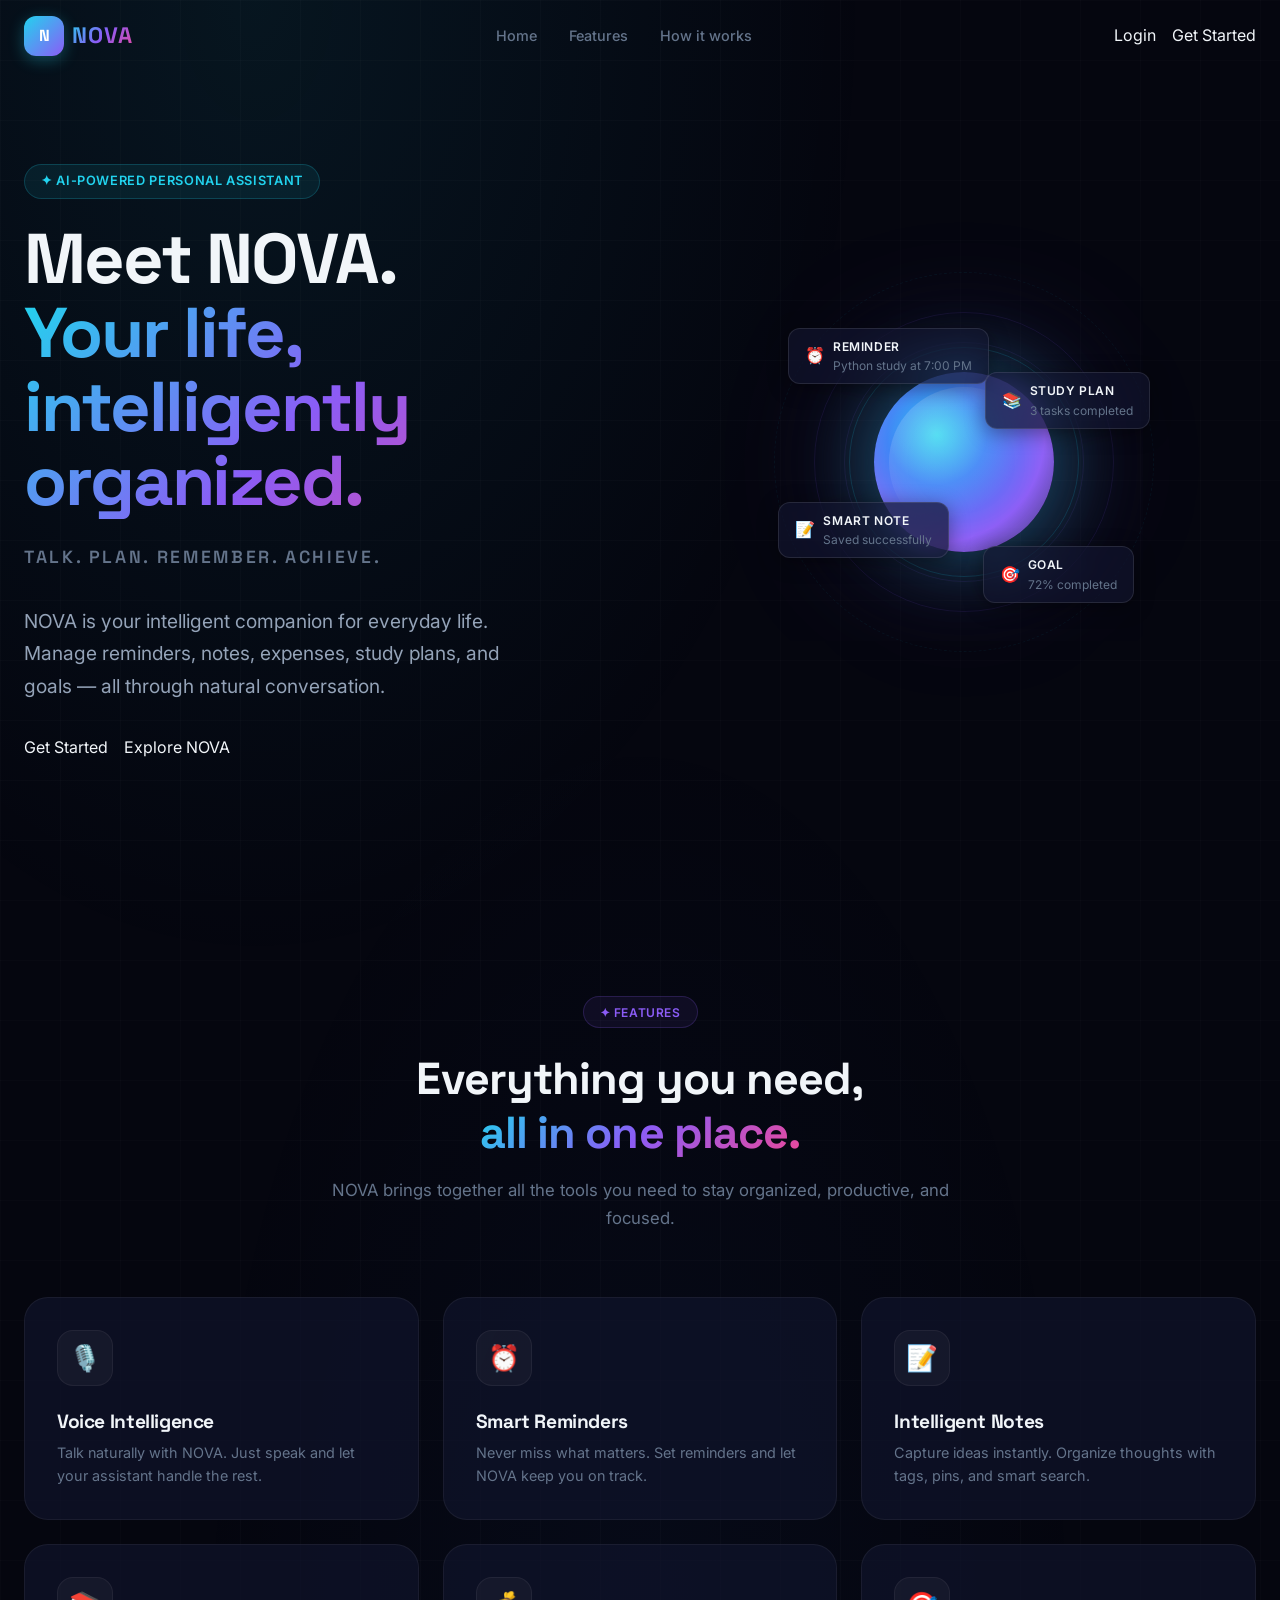
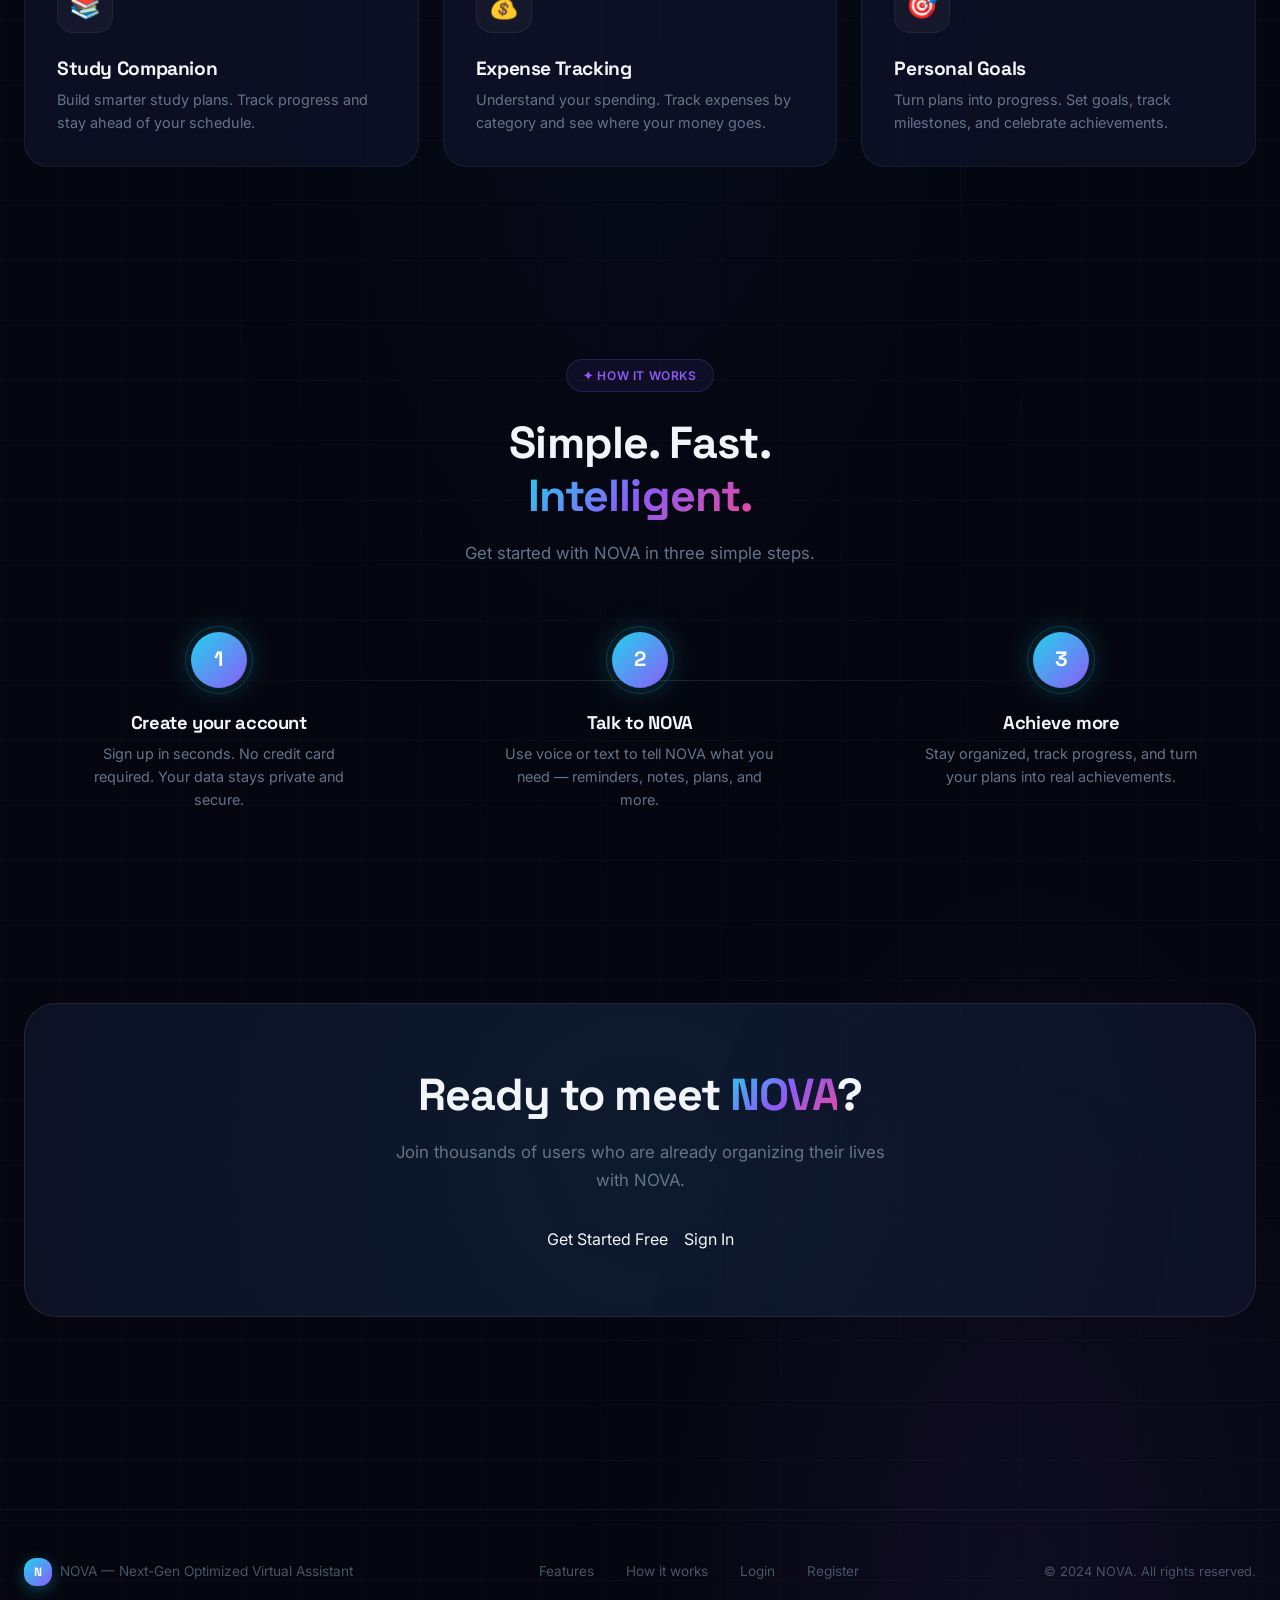
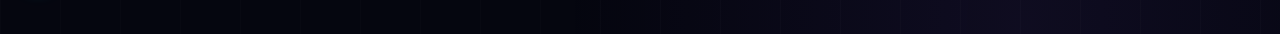
<file: index.html>
<!DOCTYPE html>
<html lang="en">
<head>
  <meta charset="UTF-8">
  <meta name="viewport" content="width=device-width, initial-scale=1.0">
  <meta name="description" content="NOVA - Next-Gen Optimized Virtual Assistant. Your intelligent companion for everyday life.">
  <title>NOVA — Next-Gen Optimized Virtual Assistant</title>
  <link rel="stylesheet" href="css/style.css">
  <link rel="stylesheet" href="css/components.css">
  <link rel="stylesheet" href="css/dashboard.css">
  <style>
    /* Landing page specific styles */
    .landing-nav {
      position: fixed;
      top: 0;
      left: 0;
      right: 0;
      z-index: 100;
      padding: var(--space-md) 0;
      transition: all var(--transition-base);
    }

    .landing-nav.scrolled {
      background: rgba(5, 6, 15, 0.85);
      backdrop-filter: blur(20px);
      -webkit-backdrop-filter: blur(20px);
      border-bottom: 1px solid var(--border-subtle);
      padding: var(--space-sm) 0;
    }

    .landing-nav-inner {
      display: flex;
      align-items: center;
      justify-content: space-between;
    }

    .landing-logo {
      display: flex;
      align-items: center;
      gap: var(--space-sm);
    }

    .landing-logo-icon {
      width: 40px;
      height: 40px;
      border-radius: var(--radius-md);
      background: var(--gradient-primary);
      display: flex;
      align-items: center;
      justify-content: center;
      font-family: var(--font-display);
      font-weight: 800;
      font-size: 1rem;
      color: #fff;
      box-shadow: 0 4px 16px rgba(34, 211, 238, 0.3);
    }

    .landing-logo-text {
      font-family: var(--font-display);
      font-size: 1.4rem;
      font-weight: 700;
      letter-spacing: 0.05em;
      background: var(--gradient-text);
      -webkit-background-clip: text;
      -webkit-text-fill-color: transparent;
      background-clip: text;
    }

    .landing-nav-links {
      display: flex;
      align-items: center;
      gap: var(--space-xl);
    }

    .landing-nav-link {
      font-size: 0.9rem;
      font-weight: 500;
      color: var(--text-muted);
      transition: color var(--transition-fast);
      position: relative;
    }

    .landing-nav-link::after {
      content: '';
      position: absolute;
      bottom: -4px;
      left: 0;
      width: 0;
      height: 2px;
      background: var(--gradient-primary);
      border-radius: var(--radius-full);
      transition: width var(--transition-base);
    }

    .landing-nav-link:hover {
      color: var(--text-primary);
    }

    .landing-nav-link:hover::after {
      width: 100%;
    }

    .landing-nav-actions {
      display: flex;
      align-items: center;
      gap: var(--space-md);
    }

    .landing-mobile-toggle {
      display: none;
      width: 40px;
      height: 40px;
      border-radius: var(--radius-md);
      align-items: center;
      justify-content: center;
      color: var(--text-secondary);
      font-size: 1.3rem;
    }

    /* Hero */
    .hero {
      min-height: 100vh;
      display: flex;
      align-items: center;
      padding: calc(var(--topbar-height) + var(--space-2xl)) 0 var(--space-4xl);
      position: relative;
      overflow: hidden;
    }

    .hero-grid {
      display: grid;
      grid-template-columns: 1fr 1fr;
      gap: var(--space-3xl);
      align-items: center;
    }

    .hero-content {
      position: relative;
      z-index: 2;
    }

    .hero-badge {
      display: inline-flex;
      align-items: center;
      gap: var(--space-sm);
      padding: 0.4rem 1rem;
      background: rgba(34, 211, 238, 0.08);
      border: 1px solid rgba(34, 211, 238, 0.2);
      border-radius: var(--radius-full);
      font-size: 0.8rem;
      font-weight: 600;
      color: var(--accent-cyan);
      letter-spacing: 0.05em;
      text-transform: uppercase;
      margin-bottom: var(--space-lg);
      animation: fadeInUp 0.6s ease;
    }

    .hero-title {
      font-family: var(--font-display);
      font-size: clamp(2.5rem, 5.5vw, 4.5rem);
      font-weight: 800;
      line-height: 1.05;
      letter-spacing: -0.03em;
      margin-bottom: var(--space-lg);
      animation: fadeInUp 0.7s ease 0.1s both;
    }

    .hero-title .text-gradient {
      display: block;
    }

    .hero-subtitle {
      font-size: clamp(1rem, 2vw, 1.2rem);
      color: var(--text-secondary);
      max-width: 480px;
      margin-bottom: var(--space-xl);
      line-height: 1.7;
      animation: fadeInUp 0.7s ease 0.2s both;
    }

    .hero-tagline {
      font-family: var(--font-display);
      font-size: 1.1rem;
      font-weight: 600;
      color: var(--text-muted);
      letter-spacing: 0.15em;
      text-transform: uppercase;
      margin-bottom: var(--space-xl);
      animation: fadeInUp 0.7s ease 0.25s both;
    }

    .hero-actions {
      display: flex;
      flex-wrap: wrap;
      gap: var(--space-md);
      animation: fadeInUp 0.7s ease 0.3s both;
    }

    /* Hero Visual */
    .hero-visual {
      position: relative;
      display: flex;
      align-items: center;
      justify-content: center;
      min-height: 500px;
      animation: fadeInScale 0.8s ease 0.3s both;
    }

    .hero-orb-wrapper {
      position: relative;
      width: 320px;
      height: 320px;
      display: flex;
      align-items: center;
      justify-content: center;
    }

    .hero-orb {
      width: 180px;
      height: 180px;
      border-radius: 50%;
      background: radial-gradient(circle at 35% 35%, #22d3ee, #3b82f6 30%, #8b5cf6 65%, #1e1b4b 100%);
      position: relative;
      z-index: 2;
      box-shadow:
        0 0 80px rgba(34, 211, 238, 0.4),
        0 0 160px rgba(139, 92, 246, 0.3),
        inset 0 0 50px rgba(255, 255, 255, 0.1);
      animation: breathe 5s ease-in-out infinite;
    }

    .hero-orb::before {
      content: '';
      position: absolute;
      inset: 15px;
      border-radius: 50%;
      background: radial-gradient(circle at 30% 30%, rgba(255,255,255,0.5), transparent 60%);
      opacity: 0.5;
    }

    .hero-orb::after {
      content: '';
      position: absolute;
      inset: -25px;
      border-radius: 50%;
      border: 1px solid rgba(34, 211, 238, 0.15);
      animation: ringExpand 4s ease-out infinite;
    }

    .hero-ring {
      position: absolute;
      border-radius: 50%;
      border: 1px solid rgba(139, 92, 246, 0.1);
      pointer-events: none;
    }

    .hero-ring-1 {
      width: 240px;
      height: 240px;
      animation: orbRotate 25s linear infinite;
    }

    .hero-ring-2 {
      width: 300px;
      height: 300px;
      animation: orbRotate 35s linear infinite reverse;
    }

    .hero-ring-3 {
      width: 380px;
      height: 380px;
      border-style: dashed;
      border-color: rgba(34, 211, 238, 0.06);
      animation: orbRotate 50s linear infinite;
    }

    /* Floating Cards */
    .hero-float-card {
      position: absolute;
      display: flex;
      align-items: center;
      gap: var(--space-sm);
      padding: var(--space-sm) var(--space-md);
      background: rgba(18, 21, 45, 0.7);
      border: 1px solid var(--border-glass);
      border-radius: var(--radius-md);
      backdrop-filter: blur(16px);
      -webkit-backdrop-filter: blur(16px);
      font-size: 0.8rem;
      color: var(--text-secondary);
      white-space: nowrap;
      z-index: 3;
      box-shadow: var(--shadow-md);
      animation: float 6s ease-in-out infinite;
    }

    .hero-float-card .fc-icon {
      font-size: 1rem;
    }

    .hero-float-card .fc-label {
      font-weight: 600;
      color: var(--text-primary);
      font-size: 0.75rem;
      text-transform: uppercase;
      letter-spacing: 0.05em;
    }

    .hero-float-card .fc-value {
      font-size: 0.75rem;
      color: var(--text-muted);
    }

    .hero-float-card-1 { top: 8%; left: -5%; animation-delay: 0s; }
    .hero-float-card-2 { top: 22%; right: -8%; animation-delay: 1.5s; }
    .hero-float-card-3 { bottom: 20%; left: -8%; animation-delay: 3s; }
    .hero-float-card-4 { bottom: 6%; right: -3%; animation-delay: 4.5s; }

    /* Sections */
    .section {
      padding: var(--space-4xl) 0;
      position: relative;
    }

    .section-header {
      text-align: center;
      max-width: 640px;
      margin: 0 auto var(--space-3xl);
    }

    .section-badge {
      display: inline-flex;
      align-items: center;
      gap: var(--space-sm);
      padding: 0.35rem 1rem;
      background: rgba(139, 92, 246, 0.08);
      border: 1px solid rgba(139, 92, 246, 0.2);
      border-radius: var(--radius-full);
      font-size: 0.75rem;
      font-weight: 600;
      color: var(--accent-violet);
      letter-spacing: 0.05em;
      text-transform: uppercase;
      margin-bottom: var(--space-lg);
    }

    .section-title {
      font-family: var(--font-display);
      font-size: clamp(1.8rem, 3.5vw, 2.8rem);
      font-weight: 700;
      margin-bottom: var(--space-md);
    }

    .section-subtitle {
      font-size: 1.05rem;
      color: var(--text-muted);
      line-height: 1.7;
    }

    /* Features Grid */
    .features-grid {
      display: grid;
      grid-template-columns: repeat(3, 1fr);
      gap: var(--space-lg);
    }

    .feature-card {
      background: var(--bg-card);
      border: 1px solid var(--border-subtle);
      border-radius: var(--radius-xl);
      padding: var(--space-xl);
      transition: all var(--transition-base);
      position: relative;
      overflow: hidden;
    }

    .feature-card::before {
      content: '';
      position: absolute;
      top: 0;
      left: 0;
      right: 0;
      height: 1px;
      background: linear-gradient(90deg, transparent, rgba(255,255,255,0.1), transparent);
      opacity: 0;
      transition: opacity var(--transition-base);
    }

    .feature-card:hover::before {
      opacity: 1;
    }

    .feature-card:hover {
      transform: translateY(-6px);
      border-color: var(--border-glass);
      box-shadow: var(--shadow-lg);
    }

    .feature-card:hover .feature-icon {
      transform: scale(1.1) rotate(-5deg);
      box-shadow: 0 8px 30px rgba(34, 211, 238, 0.25);
    }

    .feature-icon {
      width: 56px;
      height: 56px;
      border-radius: var(--radius-lg);
      background: var(--bg-glass);
      border: 1px solid var(--border-subtle);
      display: flex;
      align-items: center;
      justify-content: center;
      font-size: 1.6rem;
      margin-bottom: var(--space-lg);
      transition: all var(--transition-base);
    }

    .feature-title {
      font-family: var(--font-display);
      font-size: 1.2rem;
      font-weight: 700;
      color: var(--text-primary);
      margin-bottom: var(--space-sm);
    }

    .feature-desc {
      font-size: 0.9rem;
      color: var(--text-muted);
      line-height: 1.6;
    }

    .feature-glow {
      position: absolute;
      width: 200px;
      height: 200px;
      border-radius: 50%;
      filter: blur(80px);
      opacity: 0;
      transition: opacity var(--transition-slow);
      pointer-events: none;
    }

    .feature-card:hover .feature-glow {
      opacity: 0.15;
    }

    .feature-glow-cyan { background: var(--accent-cyan); top: -60px; right: -60px; }
    .feature-glow-violet { background: var(--accent-violet); bottom: -60px; left: -60px; }
    .feature-glow-blue { background: var(--accent-blue); top: -60px; left: -60px; }
    .feature-glow-pink { background: var(--accent-pink); bottom: -60px; right: -60px; }
    .feature-glow-green { background: var(--accent-green); top: -60px; right: -60px; }
    .feature-glow-amber { background: var(--accent-amber); bottom: -60px; left: -60px; }

    /* How It Works */
    .steps-grid {
      display: grid;
      grid-template-columns: repeat(3, 1fr);
      gap: var(--space-xl);
      position: relative;
    }

    .steps-grid::before {
      content: '';
      position: absolute;
      top: 48px;
      left: 16%;
      right: 16%;
      height: 1px;
      background: linear-gradient(90deg, transparent, var(--border-glass), transparent);
      z-index: 0;
    }

    .step-card {
      text-align: center;
      position: relative;
      z-index: 1;
    }

    .step-number {
      width: 56px;
      height: 56px;
      border-radius: 50%;
      background: var(--gradient-primary);
      display: flex;
      align-items: center;
      justify-content: center;
      font-family: var(--font-display);
      font-size: 1.3rem;
      font-weight: 800;
      color: #fff;
      margin: 0 auto var(--space-lg);
      box-shadow: 0 0 30px rgba(34, 211, 238, 0.3);
      position: relative;
    }

    .step-number::after {
      content: '';
      position: absolute;
      inset: -6px;
      border-radius: 50%;
      border: 1px solid rgba(34, 211, 238, 0.2);
      animation: breathe 3s ease-in-out infinite;
    }

    .step-title {
      font-family: var(--font-display);
      font-size: 1.15rem;
      font-weight: 700;
      color: var(--text-primary);
      margin-bottom: var(--space-sm);
    }

    .step-desc {
      font-size: 0.9rem;
      color: var(--text-muted);
      line-height: 1.6;
      max-width: 280px;
      margin: 0 auto;
    }

    /* CTA */
    .cta-section {
      padding: var(--space-4xl) 0;
    }

    .cta-card {
      background: var(--bg-card);
      border: 1px solid var(--border-glass);
      border-radius: var(--radius-2xl);
      padding: var(--space-3xl);
      text-align: center;
      position: relative;
      overflow: hidden;
    }

    .cta-card::before {
      content: '';
      position: absolute;
      top: -50%;
      left: -50%;
      width: 200%;
      height: 200%;
      background: radial-gradient(circle at 50% 50%, rgba(34, 211, 238, 0.06), transparent 60%);
      pointer-events: none;
    }

    .cta-title {
      font-family: var(--font-display);
      font-size: clamp(1.8rem, 3.5vw, 2.8rem);
      font-weight: 700;
      margin-bottom: var(--space-md);
      position: relative;
    }

    .cta-subtitle {
      font-size: 1.05rem;
      color: var(--text-muted);
      margin-bottom: var(--space-xl);
      max-width: 500px;
      margin-left: auto;
      margin-right: auto;
      position: relative;
    }

    .cta-actions {
      display: flex;
      justify-content: center;
      gap: var(--space-md);
      flex-wrap: wrap;
      position: relative;
    }

    /* Footer */
    .footer {
      border-top: 1px solid var(--border-subtle);
      padding: var(--space-2xl) 0;
      margin-top: var(--space-4xl);
    }

    .footer-inner {
      display: flex;
      align-items: center;
      justify-content: space-between;
      flex-wrap: wrap;
      gap: var(--space-lg);
    }

    .footer-brand {
      display: flex;
      align-items: center;
      gap: var(--space-sm);
      font-size: 0.85rem;
      color: var(--text-dim);
    }

    .footer-links {
      display: flex;
      gap: var(--space-xl);
    }

    .footer-link {
      font-size: 0.85rem;
      color: var(--text-dim);
      transition: color var(--transition-fast);
    }

    .footer-link:hover {
      color: var(--accent-cyan);
    }

    .footer-copy {
      font-size: 0.8rem;
      color: var(--text-dim);
    }

    /* Responsive */
    @media (max-width: 1024px) {
      .hero-grid {
        grid-template-columns: 1fr;
        text-align: center;
      }

      .hero-subtitle {
        margin-left: auto;
        margin-right: auto;
      }

      .hero-actions {
        justify-content: center;
      }

      .hero-visual {
        order: -1;
        min-height: 400px;
      }

      .hero-orb-wrapper {
        width: 260px;
        height: 260px;
      }

      .hero-orb {
        width: 140px;
        height: 140px;
      }

      .hero-ring-1 { width: 200px; height: 200px; }
      .hero-ring-2 { width: 250px; height: 250px; }
      .hero-ring-3 { width: 310px; height: 310px; }

      .features-grid {
        grid-template-columns: repeat(2, 1fr);
      }

      .steps-grid {
        grid-template-columns: repeat(3, 1fr);
        gap: var(--space-lg);
      }

      .steps-grid::before {
        display: none;
      }
    }

    @media (max-width: 768px) {
      .landing-nav-links {
        display: none;
      }

      .landing-mobile-toggle {
        display: flex;
      }

      .landing-nav-actions .btn-secondary {
        display: none;
      }

      .hero {
        padding-top: calc(var(--topbar-height) + var(--space-xl));
      }

      .hero-float-card {
        font-size: 0.7rem;
        padding: 0.4rem 0.7rem;
      }

      .hero-float-card-1 { top: 2%; left: -2%; }
      .hero-float-card-2 { top: 18%; right: -2%; }
      .hero-float-card-3 { bottom: 16%; left: -2%; }
      .hero-float-card-4 { bottom: 2%; right: -2%; }

      .features-grid {
        grid-template-columns: 1fr;
      }

      .steps-grid {
        grid-template-columns: 1fr;
        gap: var(--space-xl);
      }

      .cta-card {
        padding: var(--space-xl);
      }

      .footer-inner {
        flex-direction: column;
        text-align: center;
      }

      .footer-links {
        gap: var(--space-lg);
      }
    }

    @media (max-width: 480px) {
      .hero-orb-wrapper {
        width: 200px;
        height: 200px;
      }

      .hero-orb {
        width: 110px;
        height: 110px;
      }

      .hero-ring-1 { width: 155px; height: 155px; }
      .hero-ring-2 { width: 195px; height: 195px; }
      .hero-ring-3 { width: 240px; height: 240px; }

      .hero-float-card-1,
      .hero-float-card-3 {
        left: -10px;
      }

      .hero-float-card-2,
      .hero-float-card-4 {
        right: -10px;
      }
    }
  </style>
</head>
<body>

  <!-- Navigation -->
  <nav class="landing-nav" id="landingNav">
    <div class="container landing-nav-inner">
      <a href="index.html" class="landing-logo">
        <div class="landing-logo-icon">N</div>
        <div class="landing-logo-text">NOVA</div>
      </a>

      <div class="landing-nav-links">
        <a href="#hero" class="landing-nav-link">Home</a>
        <a href="#features" class="landing-nav-link">Features</a>
        <a href="#how-it-works" class="landing-nav-link">How it works</a>
      </div>

      <div class="landing-nav-actions">
        <a href="login.html" class="btn btn-secondary btn-sm">Login</a>
        <a href="register.html" class="btn btn-primary btn-sm">Get Started</a>
      </div>
    </div>
  </nav>

  <!-- Hero -->
  <section class="hero" id="hero">
    <div class="container">
      <div class="hero-grid">
        <div class="hero-content">
          <div class="hero-badge">✦ AI-Powered Personal Assistant</div>
          <h1 class="hero-title">
            Meet NOVA.
            <span class="text-gradient">Your life, intelligently organized.</span>
          </h1>
          <p class="hero-tagline">Talk. Plan. Remember. Achieve.</p>
          <p class="hero-subtitle">
            NOVA is your intelligent companion for everyday life. Manage reminders, notes, expenses, study plans, and goals — all through natural conversation.
          </p>
          <div class="hero-actions">
            <a href="register.html" class="btn btn-primary btn-lg">Get Started</a>
            <a href="#features" class="btn btn-secondary btn-lg">Explore NOVA</a>
          </div>
        </div>

        <div class="hero-visual">
          <div class="hero-orb-wrapper">
            <div class="hero-ring hero-ring-1"></div>
            <div class="hero-ring hero-ring-2"></div>
            <div class="hero-ring hero-ring-3"></div>
            <div class="hero-orb"></div>

            <div class="hero-float-card hero-float-card-1">
              <span class="fc-icon">⏰</span>
              <div>
                <div class="fc-label">Reminder</div>
                <div class="fc-value">Python study at 7:00 PM</div>
              </div>
            </div>

            <div class="hero-float-card hero-float-card-2">
              <span class="fc-icon">📚</span>
              <div>
                <div class="fc-label">Study Plan</div>
                <div class="fc-value">3 tasks completed</div>
              </div>
            </div>

            <div class="hero-float-card hero-float-card-3">
              <span class="fc-icon">📝</span>
              <div>
                <div class="fc-label">Smart Note</div>
                <div class="fc-value">Saved successfully</div>
              </div>
            </div>

            <div class="hero-float-card hero-float-card-4">
              <span class="fc-icon">🎯</span>
              <div>
                <div class="fc-label">Goal</div>
                <div class="fc-value">72% completed</div>
              </div>
            </div>
          </div>
        </div>
      </div>
    </div>
  </section>

  <!-- Features -->
  <section class="section" id="features">
    <div class="container">
      <div class="section-header">
        <div class="section-badge">✦ Features</div>
        <h2 class="section-title">Everything you need,<br><span class="text-gradient">all in one place.</span></h2>
        <p class="section-subtitle">NOVA brings together all the tools you need to stay organized, productive, and focused.</p>
      </div>

      <div class="features-grid">
        <div class="feature-card">
          <div class="feature-glow feature-glow-cyan"></div>
          <div class="feature-icon">🎙️</div>
          <h3 class="feature-title">Voice Intelligence</h3>
          <p class="feature-desc">Talk naturally with NOVA. Just speak and let your assistant handle the rest.</p>
        </div>

        <div class="feature-card">
          <div class="feature-glow feature-glow-violet"></div>
          <div class="feature-icon">⏰</div>
          <h3 class="feature-title">Smart Reminders</h3>
          <p class="feature-desc">Never miss what matters. Set reminders and let NOVA keep you on track.</p>
        </div>

        <div class="feature-card">
          <div class="feature-glow feature-glow-blue"></div>
          <div class="feature-icon">📝</div>
          <h3 class="feature-title">Intelligent Notes</h3>
          <p class="feature-desc">Capture ideas instantly. Organize thoughts with tags, pins, and smart search.</p>
        </div>

        <div class="feature-card">
          <div class="feature-glow feature-glow-green"></div>
          <div class="feature-icon">📚</div>
          <h3 class="feature-title">Study Companion</h3>
          <p class="feature-desc">Build smarter study plans. Track progress and stay ahead of your schedule.</p>
        </div>

        <div class="feature-card">
          <div class="feature-glow feature-glow-amber"></div>
          <div class="feature-icon">💰</div>
          <h3 class="feature-title">Expense Tracking</h3>
          <p class="feature-desc">Understand your spending. Track expenses by category and see where your money goes.</p>
        </div>

        <div class="feature-card">
          <div class="feature-glow feature-glow-pink"></div>
          <div class="feature-icon">🎯</div>
          <h3 class="feature-title">Personal Goals</h3>
          <p class="feature-desc">Turn plans into progress. Set goals, track milestones, and celebrate achievements.</p>
        </div>
      </div>
    </div>
  </section>

  <!-- How It Works -->
  <section class="section" id="how-it-works">
    <div class="container">
      <div class="section-header">
        <div class="section-badge">✦ How it works</div>
        <h2 class="section-title">Simple. Fast.<br><span class="text-gradient">Intelligent.</span></h2>
        <p class="section-subtitle">Get started with NOVA in three simple steps.</p>
      </div>

      <div class="steps-grid">
        <div class="step-card">
          <div class="step-number">1</div>
          <h3 class="step-title">Create your account</h3>
          <p class="step-desc">Sign up in seconds. No credit card required. Your data stays private and secure.</p>
        </div>

        <div class="step-card">
          <div class="step-number">2</div>
          <h3 class="step-title">Talk to NOVA</h3>
          <p class="step-desc">Use voice or text to tell NOVA what you need — reminders, notes, plans, and more.</p>
        </div>

        <div class="step-card">
          <div class="step-number">3</div>
          <h3 class="step-title">Achieve more</h3>
          <p class="step-desc">Stay organized, track progress, and turn your plans into real achievements.</p>
        </div>
      </div>
    </div>
  </section>

  <!-- CTA -->
  <section class="cta-section">
    <div class="container">
      <div class="cta-card">
        <h2 class="cta-title">Ready to meet <span class="text-gradient">NOVA</span>?</h2>
        <p class="cta-subtitle">Join thousands of users who are already organizing their lives with NOVA.</p>
        <div class="cta-actions">
          <a href="register.html" class="btn btn-primary btn-lg">Get Started Free</a>
          <a href="login.html" class="btn btn-secondary btn-lg">Sign In</a>
        </div>
      </div>
    </div>
  </section>

  <!-- Footer -->
  <footer class="footer">
    <div class="container footer-inner">
      <div class="footer-brand">
        <div class="landing-logo-icon" style="width:28px;height:28px;font-size:0.75rem;">N</div>
        <span>NOVA — Next-Gen Optimized Virtual Assistant</span>
      </div>
      <div class="footer-links">
        <a href="#features" class="footer-link">Features</a>
        <a href="#how-it-works" class="footer-link">How it works</a>
        <a href="login.html" class="footer-link">Login</a>
        <a href="register.html" class="footer-link">Register</a>
      </div>
      <div class="footer-copy">© 2024 NOVA. All rights reserved.</div>
    </div>
  </footer>

  <script src="js/main.js"></script>
  <script>
    // Nav scroll effect
    const nav = document.getElementById('landingNav');
    window.addEventListener('scroll', () => {
      nav.classList.toggle('scrolled', window.scrollY > 50);
    });
  </script>
</body>
</html>
</file>
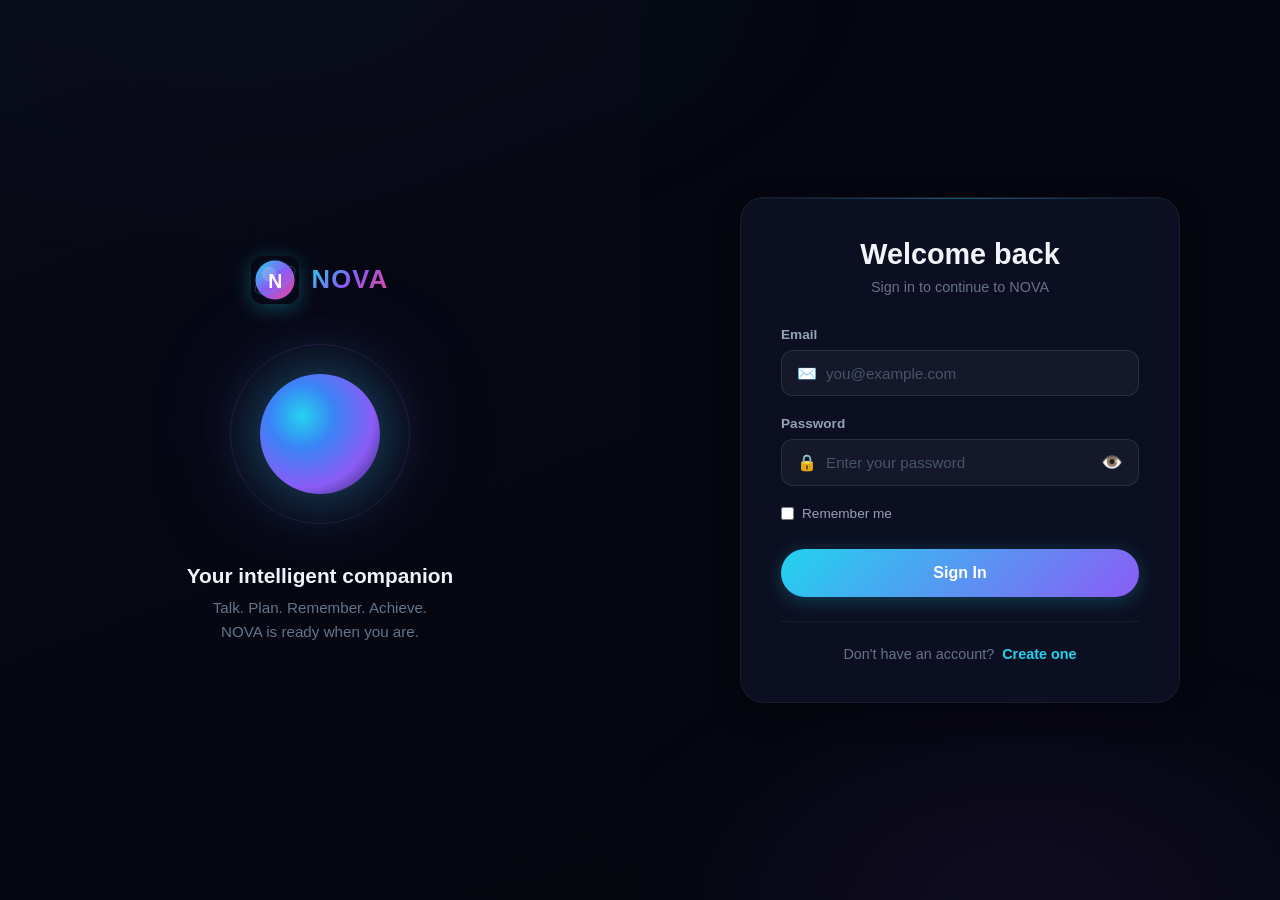
<file: login.html>
<!DOCTYPE html>
<html lang="en">
<head>
<meta charset="UTF-8">
<meta name="viewport" content="width=device-width, initial-scale=1.0">
<title>Login — NOVA</title>
<link rel="icon" type="image/svg+xml" href="assets/images/nova-logo.svg">
<link rel="stylesheet" href="css/theme.css">
<script src="js/theme.js"></script>
<style>
  * { box-sizing: border-box; margin: 0; padding: 0; }
  body {
    font-family: 'Inter', -apple-system, BlinkMacSystemFont, sans-serif;
    background: var(--bg-primary);
    color: var(--text-primary);
    min-height: 100vh;
  }
  .auth-page {
    display: flex;
    min-height: 100vh;
    position: relative;
  }
  .auth-page::before {
    content: '';
    position: fixed;
    inset: 0;
    background:
      radial-gradient(ellipse 80% 50% at 20% 0%, rgba(34,211,238,0.08), transparent 60%),
      radial-gradient(ellipse 60% 50% at 80% 100%, rgba(139,92,246,0.08), transparent 60%);
    pointer-events: none;
    z-index: 0;
  }
  .auth-left {
    flex: 1;
    display: flex; align-items: center; justify-content: center;
    padding: 3rem;
    position: relative;
    z-index: 1;
    background: linear-gradient(160deg, rgba(10,12,26,0.8), rgba(5,6,15,0.95));
  }
  .auth-left-content { text-align: center; max-width: 420px; }
  .auth-brand {
    display: flex; align-items: center; justify-content: center;
    gap: 0.75rem; margin-bottom: 2.5rem;
  }
  .auth-brand-logo {
    width: 48px; height: 48px;
    border-radius: 12px;
    box-shadow: 0 4px 20px rgba(34,211,238,0.3);
  }
  .auth-brand-text {
    font-size: 1.6rem; font-weight: 700; letter-spacing: 0.05em;
    background: linear-gradient(135deg, #22d3ee, #8b5cf6, #ec4899);
    -webkit-background-clip: text; -webkit-text-fill-color: transparent;
    background-clip: text;
  }
  .auth-orb-wrapper {
    position: relative;
    width: 180px; height: 180px;
    margin: 0 auto 2.5rem;
    display: flex; align-items: center; justify-content: center;
  }
  .auth-orb {
    width: 120px; height: 120px; border-radius: 50%;
    background: radial-gradient(circle at 35% 35%, #22d3ee, #3b82f6 30%, #8b5cf6 65%, #1e1b4b 100%);
    box-shadow: 0 0 60px rgba(34,211,238,0.35), 0 0 120px rgba(139,92,246,0.25);
    animation: breathe 4s ease-in-out infinite;
  }
  .auth-orb-ring {
    position: absolute; border-radius: 50%;
    border: 1px solid rgba(139,92,246,0.15);
    pointer-events: none;
  }
  .auth-orb-ring:nth-of-type(1) { width: 150px; height: 150px; }
  .auth-orb-ring:nth-of-type(2) { width: 180px; height: 180px; }
  @keyframes breathe {
    0%,100% { transform: scale(1); opacity: 0.85; }
    50%     { transform: scale(1.05); opacity: 1; }
  }
  .auth-tagline { font-size: 1.3rem; font-weight: 600; color: #f1f5f9; margin-bottom: 0.5rem; }
  .auth-subtitle { font-size: 0.95rem; color: #64748b; line-height: 1.6; }

  .auth-right {
    flex: 1; display: flex; align-items: center; justify-content: center;
    padding: 3rem; position: relative; z-index: 1;
  }
  .auth-card {
    width: 100%; max-width: 440px;
    background: var(--bg-card);
    border: 1px solid var(--border-primary);
    border-radius: 24px;
    padding: 2.5rem;
    backdrop-filter: blur(30px);
    box-shadow: var(--shadow-card);
    position: relative;
  }
  .auth-card::before {
    content: '';
    position: absolute; top: 0; left: 0; right: 0; height: 1px;
    background: linear-gradient(90deg, transparent, rgba(34,211,238,0.4), transparent);
  }
  .auth-card-header { text-align: center; margin-bottom: 2rem; }
  .auth-card-title { font-size: 1.8rem; font-weight: 700; color: var(--text-primary); margin-bottom: 0.5rem; }
  .auth-card-subtitle { font-size: 0.9rem; color: var(--text-subtle); }

  .auth-error {
    display: none;
    align-items: center; gap: 0.5rem;
    padding: 0.85rem 1rem;
    background: rgba(239,68,68,0.1);
    border: 1px solid rgba(239,68,68,0.25);
    border-radius: 12px;
    color: #ef4444; font-size: 0.85rem;
    margin-bottom: 1rem;
  }
  .auth-error.show { display: flex; }

  .auth-form { display: flex; flex-direction: column; gap: 1.25rem; }
  .form-group { position: relative; }
  .form-label {
    display: block; font-size: 0.85rem; font-weight: 600;
    color: var(--text-muted); margin-bottom: 0.5rem;
  }
  .input-group { position: relative; display: flex; align-items: center; }
  .input-icon {
    position: absolute; left: 1rem; font-size: 1rem;
    color: var(--text-subtle); pointer-events: none; z-index: 2;
  }
  .form-input {
    width: 100%;
    padding: 0.85rem 1rem 0.85rem 2.75rem;
    background: var(--bg-input);
    border: 1px solid var(--border-secondary);
    border-radius: 12px;
    color: var(--text-primary); font-size: 0.95rem;
    font-family: inherit; outline: none;
    transition: all 0.2s ease;
  }
  .form-input::placeholder { color: var(--text-faint); }
  .form-input:focus {
    border-color: var(--accent-cyan);
    background: var(--bg-input-focus);
    box-shadow: 0 0 0 3px rgba(34,211,238,0.1);
  }
  .form-input.error { border-color: #ef4444; box-shadow: 0 0 0 3px rgba(239,68,68,0.1); }
  .input-toggle {
    position: absolute; right: 0.75rem;
    background: none; border: none; color: var(--text-subtle);
    cursor: pointer; padding: 0.25rem;
    font-size: 1.1rem; z-index: 2;
  }
  .input-toggle:hover { color: var(--accent-cyan); }
  .form-error {
    display: none; font-size: 0.8rem;
    color: #ef4444; margin-top: 0.35rem;
  }
  .form-error.show { display: block; }

  .auth-submit {
    width: 100%; padding: 0.95rem;
    font-size: 1rem; font-weight: 700;
    color: #fff;
    background: linear-gradient(135deg, #22d3ee, #8b5cf6);
    border: none; border-radius: 9999px;
    cursor: pointer; transition: all 0.25s ease;
    box-shadow: 0 4px 20px rgba(34,211,238,0.25);
    margin-top: 0.5rem; font-family: inherit;
    position: relative;
  }
  .auth-submit:hover:not(:disabled) {
    box-shadow: 0 6px 30px rgba(34,211,238,0.4);
    transform: translateY(-2px);
  }
  .auth-submit:active { transform: scale(0.97); }
  .auth-submit:disabled { opacity: 0.6; cursor: not-allowed; }
  .auth-submit .btn-text { transition: opacity 0.2s ease; }
  .auth-submit.loading .btn-text { opacity: 0; }
  .auth-submit .btn-loader {
    position: absolute; top: 50%; left: 50%;
    transform: translate(-50%, -50%);
    width: 20px; height: 20px;
    border: 2px solid rgba(255,255,255,0.3);
    border-top-color: #fff;
    border-radius: 50%;
    animation: spin 0.8s linear infinite;
    display: none;
  }
  .auth-submit.loading .btn-loader { display: block; }
  @keyframes spin { to { transform: translate(-50%,-50%) rotate(360deg); } }

  .auth-options {
    display: flex; align-items: center; justify-content: space-between;
    font-size: 0.85rem; color: var(--text-muted);
  }
  .form-check { display: flex; align-items: center; gap: 8px; cursor: pointer; }
  .form-check input { accent-color: #22d3ee; }

  .auth-footer {
    text-align: center; margin-top: 1.5rem;
    padding-top: 1.5rem;
    border-top: 1px solid var(--border-primary);
    font-size: 0.9rem; color: var(--text-subtle);
  }
  .auth-link {
    color: var(--accent-cyan); text-decoration: none;
    font-weight: 600; margin-left: 4px;
  }
  .auth-link:hover { text-decoration: underline; }

  @media (max-width: 768px) {
    .auth-page { flex-direction: column; }
    .auth-left { min-height: 32vh; padding: 2rem 1.5rem; }
    .auth-orb-wrapper { width: 120px; height: 120px; margin-bottom: 1.5rem; }
    .auth-orb { width: 80px; height: 80px; }
    .auth-orb-ring:nth-of-type(1) { width: 100px; height: 100px; }
    .auth-orb-ring:nth-of-type(2) { width: 120px; height: 120px; }
    .auth-tagline { font-size: 1.05rem; }
    .auth-right { padding: 1.5rem 1rem; }
    .auth-card { padding: 1.75rem; }
    .auth-card-title { font-size: 1.4rem; }
  }
</style>
</head>
<body>

<div class="auth-page">
  <div class="auth-left">
    <div class="auth-left-content">
      <div class="auth-brand">
        <img src="assets/images/nova-logo.svg" alt="NOVA" class="auth-brand-logo">
        <div class="auth-brand-text">NOVA</div>
      </div>
      <div class="auth-orb-wrapper">
        <div class="auth-orb"></div>
        <div class="auth-orb-ring"></div>
        <div class="auth-orb-ring"></div>
      </div>
      <h2 class="auth-tagline">Your intelligent companion</h2>
      <p class="auth-subtitle">Talk. Plan. Remember. Achieve.<br>NOVA is ready when you are.</p>
    </div>
  </div>

  <div class="auth-right">
    <div class="auth-card">
      <div class="auth-card-header">
        <h1 class="auth-card-title">Welcome back</h1>
        <p class="auth-card-subtitle">Sign in to continue to NOVA</p>
      </div>

      <div class="auth-error" id="loginError">
        <span>⚠️</span>
        <span id="loginErrorText">Invalid email or password.</span>
      </div>

      <form class="auth-form" id="login-form" novalidate autocomplete="off">

        <div class="form-group">
          <label class="form-label" for="email">Email</label>
          <div class="input-group">
            <span class="input-icon">✉️</span>
            <input type="email" id="email" class="form-input" placeholder="you@example.com">
          </div>
          <div class="form-error" id="emailError">Please enter a valid email.</div>
        </div>

        <div class="form-group">
          <label class="form-label" for="password">Password</label>
          <div class="input-group">
            <span class="input-icon">🔒</span>
            <input type="password" id="password" class="form-input" placeholder="Enter your password">
            <button type="button" class="input-toggle" id="togglePassword" tabindex="-1">👁️</button>
          </div>
          <div class="form-error" id="passwordError">Password is required.</div>
        </div>

        <div class="auth-options">
          <label class="form-check">
            <input type="checkbox" id="rememberMe">
            <span>Remember me</span>
          </label>
        </div>

        <button type="submit" class="auth-submit" id="loginSubmit">
          <span class="btn-text">Sign In</span>
          <span class="btn-loader"></span>
        </button>
      </form>

      <div class="auth-footer">
        Don't have an account?
        <a href="register.html" class="auth-link">Create one</a>
      </div>
    </div>
  </div>
</div>

<script>
var API_BASE = "https://nova-voice-assistant-6vve.onrender.com";

document.getElementById("login-form").addEventListener("submit", async function (e) {
  e.preventDefault();

  var emailInput = document.getElementById("email");
  var passwordInput = document.getElementById("password");
  var submitBtn = document.getElementById("loginSubmit");
  var errorBox = document.getElementById("loginError");
  var errorText = document.getElementById("loginErrorText");

  var email = emailInput.value.trim();
  var password = passwordInput.value;

  document.getElementById("emailError").classList.remove("show");
  document.getElementById("passwordError").classList.remove("show");
  emailInput.classList.remove("error");
  passwordInput.classList.remove("error");
  errorBox.classList.remove("show");

  var bad = false;
  if (!email || email.indexOf("@") === -1 || email.indexOf(".") === -1) {
    document.getElementById("emailError").classList.add("show");
    emailInput.classList.add("error");
    bad = true;
  }
  if (!password || password.length < 6) {
    document.getElementById("passwordError").classList.add("show");
    passwordInput.classList.add("error");
    bad = true;
  }
  if (bad) return;

  submitBtn.classList.add("loading");
  submitBtn.disabled = true;

  try {
    var res = await fetch(API_BASE + "/api/login", {
      method: "POST",
      headers: { "Content-Type": "application/json" },
      body: JSON.stringify({ email: email, password: password })
    });

    var data = await res.json();
    console.log("[NOVA Login] Response:", data);

    if (res.ok && data.success) {
      var name = data.name || data.email || "User";
      var userId = data.user_id || "";
      var token = data.access_token || "";

      localStorage.setItem("nova-user-name", name);
      localStorage.setItem("user_id", userId);
      localStorage.setItem("nova-user-id", userId);
      localStorage.setItem("access_token", token);
      localStorage.setItem("nova-access-token", token);
      localStorage.setItem("nova-auth-token", token);

      window.location.href = "dashboard.html";
    } else {
      throw new Error(data.error || data.message || "Invalid credentials");
    }
  } catch (err) {
    console.error("[NOVA Login] Error:", err);
    errorText.textContent = err.message || "Login failed. Please try again.";
    errorBox.classList.add("show");
    submitBtn.classList.remove("loading");
    submitBtn.disabled = false;
  }
});

document.getElementById("togglePassword").addEventListener("click", function (e) {
  e.preventDefault();
  var p = document.getElementById("password");
  var isPwd = p.type === "password";
  p.type = isPwd ? "text" : "password";
  this.textContent = isPwd ? "🙈" : "👁️";
});
</script>
</body>
</html>
</file>
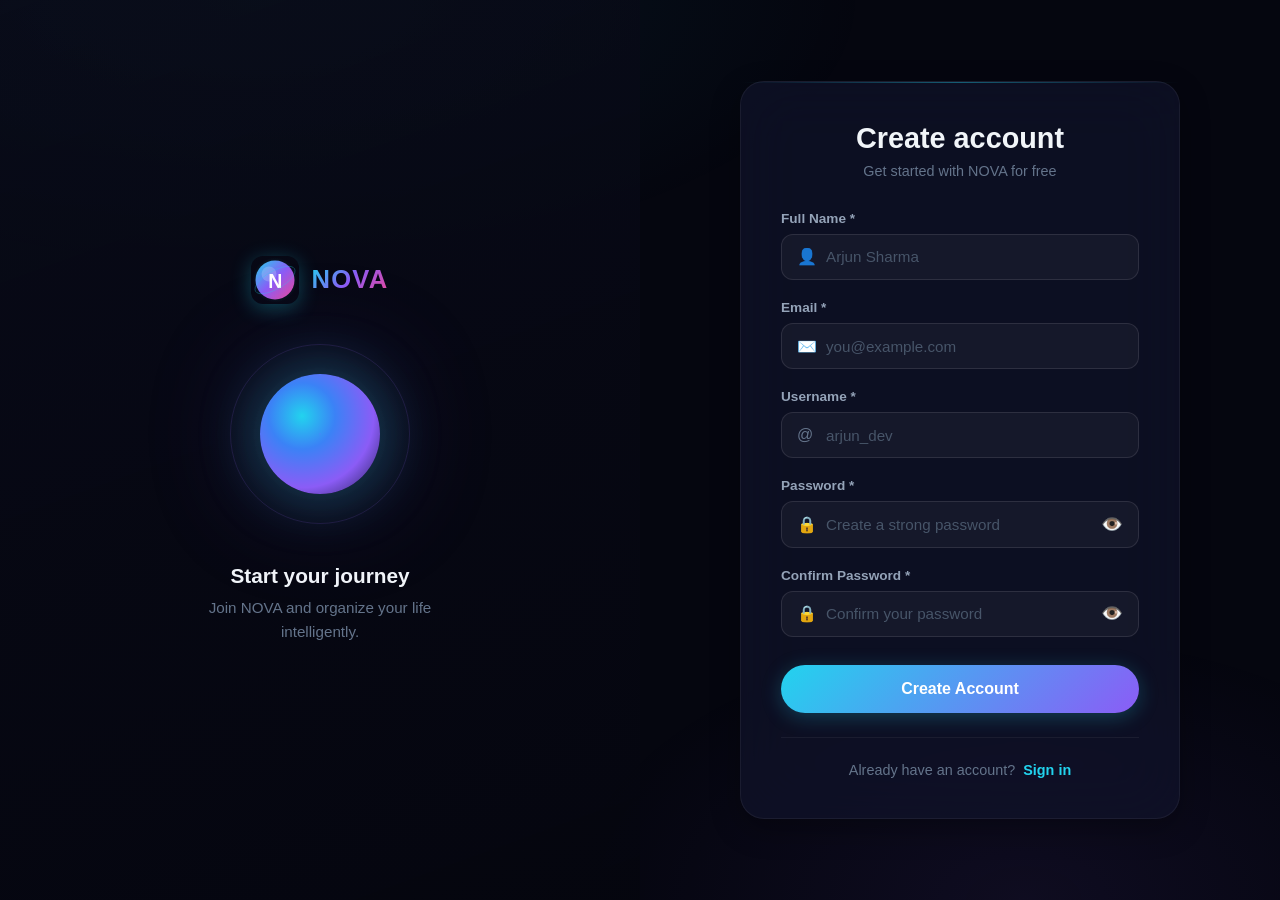
<file: register.html>
<!DOCTYPE html>
<html lang="en">
<head>
<meta charset="UTF-8">
<meta name="viewport" content="width=device-width, initial-scale=1.0">
<title>Register — NOVA</title>
<link rel="icon" type="image/svg+xml" href="assets/images/nova-logo.svg">
<link rel="stylesheet" href="css/theme.css">
<script src="js/theme.js"></script>
<style>
  * { box-sizing: border-box; margin: 0; padding: 0; }
  body {
    font-family: 'Inter', -apple-system, BlinkMacSystemFont, sans-serif;
    background: var(--bg-primary);
    color: var(--text-primary);
    min-height: 100vh;
  }
  .auth-page {
    display: flex;
    min-height: 100vh;
    position: relative;
  }
  .auth-page::before {
    content: '';
    position: fixed;
    inset: 0;
    background:
      radial-gradient(ellipse 80% 50% at 20% 0%, rgba(34,211,238,0.08), transparent 60%),
      radial-gradient(ellipse 60% 50% at 80% 100%, rgba(139,92,246,0.08), transparent 60%);
    pointer-events: none;
    z-index: 0;
  }
  .auth-left {
    flex: 1;
    display: flex; align-items: center; justify-content: center;
    padding: 3rem;
    position: relative;
    z-index: 1;
    background: linear-gradient(160deg, rgba(10,12,26,0.8), rgba(5,6,15,0.95));
  }
  .auth-left-content { text-align: center; max-width: 420px; }
  .auth-brand {
    display: flex; align-items: center; justify-content: center;
    gap: 0.75rem; margin-bottom: 2.5rem;
  }
  .auth-brand-logo {
    width: 48px; height: 48px;
    border-radius: 12px;
    box-shadow: 0 4px 20px rgba(34,211,238,0.3);
  }
  .auth-brand-text {
    font-size: 1.6rem; font-weight: 700; letter-spacing: 0.05em;
    background: linear-gradient(135deg, #22d3ee, #8b5cf6, #ec4899);
    -webkit-background-clip: text; -webkit-text-fill-color: transparent;
    background-clip: text;
  }
  .auth-orb-wrapper {
    position: relative;
    width: 180px; height: 180px;
    margin: 0 auto 2.5rem;
    display: flex; align-items: center; justify-content: center;
  }
  .auth-orb {
    width: 120px; height: 120px; border-radius: 50%;
    background: radial-gradient(circle at 35% 35%, #22d3ee, #3b82f6 30%, #8b5cf6 65%, #1e1b4b 100%);
    box-shadow: 0 0 60px rgba(34,211,238,0.35), 0 0 120px rgba(139,92,246,0.25);
    animation: breathe 4s ease-in-out infinite;
  }
  .auth-orb-ring {
    position: absolute; border-radius: 50%;
    border: 1px solid rgba(139,92,246,0.15);
    pointer-events: none;
  }
  .auth-orb-ring:nth-of-type(1) { width: 150px; height: 150px; }
  .auth-orb-ring:nth-of-type(2) { width: 180px; height: 180px; }
  @keyframes breathe {
    0%,100% { transform: scale(1); opacity: 0.85; }
    50%     { transform: scale(1.05); opacity: 1; }
  }
  .auth-tagline { font-size: 1.3rem; font-weight: 600; color: #f1f5f9; margin-bottom: 0.5rem; }
  .auth-subtitle { font-size: 0.95rem; color: #64748b; line-height: 1.6; }

  .auth-right {
    flex: 1; display: flex; align-items: center; justify-content: center;
    padding: 3rem; position: relative; z-index: 1;
  }
  .auth-card {
    width: 100%; max-width: 440px;
    background: var(--bg-card);
    border: 1px solid var(--border-primary);
    border-radius: 24px;
    padding: 2.5rem;
    backdrop-filter: blur(30px);
    box-shadow: var(--shadow-card);
    position: relative;
  }
  .auth-card::before {
    content: '';
    position: absolute; top: 0; left: 0; right: 0; height: 1px;
    background: linear-gradient(90deg, transparent, rgba(34,211,238,0.4), transparent);
  }
  .auth-card-header { text-align: center; margin-bottom: 2rem; }
  .auth-card-title { font-size: 1.8rem; font-weight: 700; color: var(--text-primary); margin-bottom: 0.5rem; }
  .auth-card-subtitle { font-size: 0.9rem; color: var(--text-subtle); }

  .auth-error {
    display: none;
    align-items: center; gap: 0.5rem;
    padding: 0.85rem 1rem;
    background: rgba(239,68,68,0.1);
    border: 1px solid rgba(239,68,68,0.25);
    border-radius: 12px;
    color: #ef4444; font-size: 0.85rem;
    margin-bottom: 1rem;
  }
  .auth-error.show { display: flex; }

  .auth-form { display: flex; flex-direction: column; gap: 1.25rem; }
  .form-group { position: relative; }
  .form-label {
    display: block; font-size: 0.85rem; font-weight: 600;
    color: var(--text-muted); margin-bottom: 0.5rem;
  }
  .input-group { position: relative; display: flex; align-items: center; }
  .input-icon {
    position: absolute; left: 1rem; font-size: 1rem;
    color: var(--text-subtle); pointer-events: none; z-index: 2;
  }
  .form-input {
    width: 100%;
    padding: 0.85rem 1rem 0.85rem 2.75rem;
    background: var(--bg-input);
    border: 1px solid var(--border-secondary);
    border-radius: 12px;
    color: var(--text-primary); font-size: 0.95rem;
    font-family: inherit; outline: none;
    transition: all 0.2s ease;
  }
  .form-input::placeholder { color: var(--text-faint); }
  .form-input:focus {
    border-color: var(--accent-cyan);
    background: var(--bg-input-focus);
    box-shadow: 0 0 0 3px rgba(34,211,238,0.1);
  }
  .form-input.error { border-color: #ef4444; box-shadow: 0 0 0 3px rgba(239,68,68,0.1); }
  .input-toggle {
    position: absolute; right: 0.75rem;
    background: none; border: none; color: var(--text-subtle);
    cursor: pointer; padding: 0.25rem;
    font-size: 1.1rem; z-index: 2;
  }
  .input-toggle:hover { color: var(--accent-cyan); }
  .form-error {
    display: none; font-size: 0.8rem;
    color: #ef4444; margin-top: 0.35rem;
  }
  .form-error.show { display: block; }

  .auth-submit {
    width: 100%; padding: 0.95rem;
    font-size: 1rem; font-weight: 700;
    color: #fff;
    background: linear-gradient(135deg, #22d3ee, #8b5cf6);
    border: none; border-radius: 9999px;
    cursor: pointer; transition: all 0.25s ease;
    box-shadow: 0 4px 20px rgba(34,211,238,0.25);
    margin-top: 0.5rem; font-family: inherit;
    position: relative;
  }
  .auth-submit:hover:not(:disabled) {
    box-shadow: 0 6px 30px rgba(34,211,238,0.4);
    transform: translateY(-2px);
  }
  .auth-submit:active { transform: scale(0.97); }
  .auth-submit:disabled { opacity: 0.6; cursor: not-allowed; }
  .auth-submit .btn-text { transition: opacity 0.2s ease; }
  .auth-submit.loading .btn-text { opacity: 0; }
  .auth-submit .btn-loader {
    position: absolute; top: 50%; left: 50%;
    transform: translate(-50%, -50%);
    width: 20px; height: 20px;
    border: 2px solid rgba(255,255,255,0.3);
    border-top-color: #fff;
    border-radius: 50%;
    animation: spin 0.8s linear infinite;
    display: none;
  }
  .auth-submit.loading .btn-loader { display: block; }
  @keyframes spin { to { transform: translate(-50%,-50%) rotate(360deg); } }

  .auth-footer {
    text-align: center; margin-top: 1.5rem;
    padding-top: 1.5rem;
    border-top: 1px solid var(--border-primary);
    font-size: 0.9rem; color: var(--text-subtle);
  }
  .auth-link {
    color: var(--accent-cyan); text-decoration: none;
    font-weight: 600; margin-left: 4px;
  }
  .auth-link:hover { text-decoration: underline; }

  @media (max-width: 768px) {
    .auth-page { flex-direction: column; }
    .auth-left { min-height: 32vh; padding: 2rem 1.5rem; }
    .auth-orb-wrapper { width: 120px; height: 120px; margin-bottom: 1.5rem; }
    .auth-orb { width: 80px; height: 80px; }
    .auth-orb-ring:nth-of-type(1) { width: 100px; height: 100px; }
    .auth-orb-ring:nth-of-type(2) { width: 120px; height: 120px; }
    .auth-tagline { font-size: 1.05rem; }
    .auth-right { padding: 1.5rem 1rem; }
    .auth-card { padding: 1.75rem; }
    .auth-card-title { font-size: 1.4rem; }
  }
    /* ============================================================
     LIGHT THEME UNIVERSAL OVERRIDES
     ============================================================ */
  html[data-theme="light"] body {
    background: #f7f8fc !important;
    color: #0f172a !important;
  }
  html[data-theme="light"] .sidebar {
    background: #ffffff !important;
    border-color: #e2e8f0 !important;
  }
  html[data-theme="light"] .sidebar-header,
  html[data-theme="light"] .nav-divider { border-color: #e2e8f0 !important; }
  html[data-theme="light"] .nav-section-label { color: #94a3b8 !important; }
  html[data-theme="light"] .nav-item { color: #64748b !important; }
  html[data-theme="light"] .nav-item:hover {
    background: rgba(0,0,0,0.04) !important;
    color: #0f172a !important;
  }
  html[data-theme="light"] .nav-item.active {
    background: rgba(8,145,178,0.1) !important;
    color: #0891b2 !important;
  }
  html[data-theme="light"] .topbar {
    background: rgba(255,255,255,0.9) !important;
    border-bottom-color: #e2e8f0 !important;
  }
  html[data-theme="light"] .greeting-title { color: #0f172a !important; }
  html[data-theme="light"] .greeting-subtitle { color: #64748b !important; }
  html[data-theme="light"] .topbar-icon-btn { color: #64748b !important; }
  html[data-theme="light"] .topbar-icon-btn:hover {
    background: rgba(0,0,0,0.05) !important;
    color: #0f172a !important;
  }

  /* Cards / panels / boxes — universal selectors */
  html[data-theme="light"] .stat-card,
  html[data-theme="light"] .summary-card,
  html[data-theme="light"] .category-card,
  html[data-theme="light"] .expense-item,
  html[data-theme="light"] .shopping-item,
  html[data-theme="light"] .note-item,
  html[data-theme="light"] .reminder-item,
  html[data-theme="light"] .goal-item,
  html[data-theme="light"] .plan-item,
  html[data-theme="light"] .study-plan-item,
  html[data-theme="light"] .info-box,
  html[data-theme="light"] .faq-item,
  html[data-theme="light"] .step-card,
  html[data-theme="light"] .assistant-area,
  html[data-theme="light"] .welcome-banner,
  html[data-theme="light"] .profile-card,
  html[data-theme="light"] .setting-card {
    background: #ffffff !important;
    border-color: #e2e8f0 !important;
  }
  html[data-theme="light"] .stat-card:hover,
  html[data-theme="light"] .summary-card:hover,
  html[data-theme="light"] .expense-item:hover,
  html[data-theme="light"] .shopping-item:hover,
  html[data-theme="light"] .note-item:hover {
    border-color: #cbd5e1 !important;
    box-shadow: 0 10px 30px rgba(15,23,42,0.08) !important;
  }

  /* Headings inside cards */
  html[data-theme="light"] .stat-value,
  html[data-theme="light"] .summary-value,
  html[data-theme="light"] .category-amount,
  html[data-theme="light"] .expense-amount,
  html[data-theme="light"] .shopping-name,
  html[data-theme="light"] .note-title,
  html[data-theme="light"] .reminder-title,
  html[data-theme="light"] .goal-title,
  html[data-theme="light"] .list-section-title,
  html[data-theme="light"] .category-title,
  html[data-theme="light"] .overview-title,
  html[data-theme="light"] .chat-section-title {
    color: #0f172a !important;
  }
  html[data-theme="light"] .stat-label,
  html[data-theme="light"] .summary-label,
  html[data-theme="light"] .summary-sub,
  html[data-theme="light"] .expense-date,
  html[data-theme="light"] .shopping-meta,
  html[data-theme="light"] .category-name,
  html[data-theme="light"] .welcome-text p,
  html[data-theme="light"] .chat-section-count {
    color: #64748b !important;
  }

  /* Forms */
  html[data-theme="light"] .form-input,
  html[data-theme="light"] .form-select,
  html[data-theme="light"] .assistant-input,
  html[data-theme="light"] .assistant-input-group {
    background: #f1f5f9 !important;
    border-color: #cbd5e1 !important;
    color: #0f172a !important;
  }
  html[data-theme="light"] .form-input::placeholder,
  html[data-theme="light"] .assistant-input::placeholder {
    color: #94a3b8 !important;
  }
  html[data-theme="light"] .form-label { color: #334155 !important; }

  /* Modals */
  html[data-theme="light"] .modal {
    background: #ffffff !important;
    border-color: #e2e8f0 !important;
  }
  html[data-theme="light"] .modal-title { color: #0f172a !important; }
  html[data-theme="light"] .modal-header,
  html[data-theme="light"] .modal-footer { border-color: #e2e8f0 !important; }

  /* Buttons */
  html[data-theme="light"] .btn-ghost {
    background: rgba(0,0,0,0.03) !important;
    color: #64748b !important;
    border-color: #cbd5e1 !important;
  }
  html[data-theme="light"] .btn-ghost:hover {
    background: rgba(0,0,0,0.06) !important;
    color: #0f172a !important;
  }
  html[data-theme="light"] .quick-action {
    background: rgba(0,0,0,0.03) !important;
    border-color: #e2e8f0 !important;
    color: #64748b !important;
  }
  html[data-theme="light"] .quick-action:hover {
    background: rgba(0,0,0,0.06) !important;
    color: #0f172a !important;
  }

  /* Profile menu */
  html[data-theme="light"] .profile-menu {
    background: rgba(255,255,255,0.98) !important;
    border-color: #e2e8f0 !important;
    box-shadow: 0 10px 40px rgba(15,23,42,0.15) !important;
  }
  html[data-theme="light"] .profile-menu-item { color: #334155 !important; }
  html[data-theme="light"] .profile-menu-item:hover {
    background: rgba(0,0,0,0.04) !important;
    color: #0f172a !important;
  }

  /* Toast */
  html[data-theme="light"] .toast {
    background: #ffffff !important;
    border-color: #e2e8f0 !important;
  }
  html[data-theme="light"] .toast-title { color: #0f172a !important; }
  html[data-theme="light"] .toast-message { color: #64748b !important; }

  /* Assistant orb/chat */
  html[data-theme="light"] .orb-status-text { color: #64748b !important; }
  html[data-theme="light"] .mic-label { color: #64748b !important; }
  html[data-theme="light"] .chat-message.nova .chat-bubble {
    background: #f1f5f9 !important;
    border-color: #e2e8f0 !important;
    color: #334155 !important;
  }
  html[data-theme="light"] .chat-message.user .chat-bubble {
    background: rgba(59,130,246,0.12) !important;
    color: #0f172a !important;
  }
  html[data-theme="light"] .chat-sender,
  html[data-theme="light"] .chat-time,
  html[data-theme="light"] .chat-divider { color: #94a3b8 !important; }
  html[data-theme="light"] .chat-divider::before,
  html[data-theme="light"] .chat-divider::after { background: #e2e8f0 !important; }
  html[data-theme="light"] .chat-empty { color: #94a3b8 !important; }
  html[data-theme="light"] .chat-empty svg { color: #cbd5e1 !important; }

  /* Badges & pills */
  html[data-theme="light"] .count-badge {
    background: rgba(8,145,178,0.1) !important;
    border-color: rgba(8,145,178,0.25) !important;
    color: #0891b2 !important;
  }
  html[data-theme="light"] .shopping-meta .badge {
    background: rgba(124,58,237,0.1) !important;
    color: #7c3aed !important;
    border-color: rgba(124,58,237,0.2) !important;
  }
  html[data-theme="light"] .stat-icon,
  html[data-theme="light"] .category-icon,
  html[data-theme="light"] .expense-icon,
  html[data-theme="light"] .shopping-icon {
    background: rgba(8,145,178,0.08) !important;
    border-color: rgba(8,145,178,0.15) !important;
  }
</style>
</head>
<body>

<div class="auth-page">
  <div class="auth-left">
    <div class="auth-left-content">
      <div class="auth-brand">
        <img src="assets/images/nova-logo.svg" alt="NOVA" class="auth-brand-logo">
        <div class="auth-brand-text">NOVA</div>
      </div>
      <div class="auth-orb-wrapper">
        <div class="auth-orb"></div>
        <div class="auth-orb-ring"></div>
        <div class="auth-orb-ring"></div>
      </div>
      <h2 class="auth-tagline">Start your journey</h2>
      <p class="auth-subtitle">Join NOVA and organize your life<br>intelligently.</p>
    </div>
  </div>

  <div class="auth-right">
    <div class="auth-card">
      <div class="auth-card-header">
        <h1 class="auth-card-title">Create account</h1>
        <p class="auth-card-subtitle">Get started with NOVA for free</p>
      </div>

      <div class="auth-error" id="registerError">
        <span>⚠️</span>
        <span id="registerErrorText">Something went wrong.</span>
      </div>

      <form class="auth-form" id="register-form" novalidate autocomplete="off">

        <div class="form-group">
          <label class="form-label" for="fullName">Full Name *</label>
          <div class="input-group">
            <span class="input-icon">👤</span>
            <input type="text" id="fullName" class="form-input" placeholder="Arjun Sharma">
          </div>
          <div class="form-error" id="fullNameError">Please enter your full name.</div>
        </div>

        <div class="form-group">
          <label class="form-label" for="email">Email *</label>
          <div class="input-group">
            <span class="input-icon">✉️</span>
            <input type="email" id="email" class="form-input" placeholder="you@example.com">
          </div>
          <div class="form-error" id="emailError">Please enter a valid email.</div>
        </div>

        <div class="form-group">
          <label class="form-label" for="username">Username *</label>
          <div class="input-group">
            <span class="input-icon">@</span>
            <input type="text" id="username" class="form-input" placeholder="arjun_dev">
          </div>
          <div class="form-error" id="usernameError">Username must be at least 3 characters.</div>
        </div>

        <div class="form-group">
          <label class="form-label" for="password">Password *</label>
          <div class="input-group">
            <span class="input-icon">🔒</span>
            <input type="password" id="password" class="form-input" placeholder="Create a strong password">
            <button type="button" class="input-toggle" id="togglePassword" tabindex="-1">👁️</button>
          </div>
          <div class="form-error" id="passwordError">Password must be at least 8 characters.</div>
        </div>

        <div class="form-group">
          <label class="form-label" for="confirmPassword">Confirm Password *</label>
          <div class="input-group">
            <span class="input-icon">🔒</span>
            <input type="password" id="confirmPassword" class="form-input" placeholder="Confirm your password">
            <button type="button" class="input-toggle" id="toggleConfirmPassword" tabindex="-1">👁️</button>
          </div>
          <div class="form-error" id="confirmPasswordError">Passwords do not match.</div>
        </div>

        <button type="submit" class="auth-submit" id="registerSubmit">
          <span class="btn-text">Create Account</span>
          <span class="btn-loader"></span>
        </button>
      </form>

      <div class="auth-footer">
        Already have an account?
        <a href="login.html" class="auth-link">Sign in</a>
      </div>
    </div>
  </div>
</div>

<script>
var API_BASE = "https://nova-voice-assistant-6vve.onrender.com";

document.getElementById("register-form").addEventListener("submit", async function (e) {
  e.preventDefault();

  var fullName = document.getElementById("fullName").value.trim();
  var email = document.getElementById("email").value.trim();
  var username = document.getElementById("username").value.trim();
  var password = document.getElementById("password").value;
  var confirm = document.getElementById("confirmPassword").value;

  var submitBtn = document.getElementById("registerSubmit");
  var errorBox = document.getElementById("registerError");
  var errorText = document.getElementById("registerErrorText");

  ["fullName","email","username","password","confirmPassword"].forEach(function (id) {
    document.getElementById(id + "Error").classList.remove("show");
    document.getElementById(id).classList.remove("error");
  });
  errorBox.classList.remove("show");

  function showErr(id) {
    document.getElementById(id + "Error").classList.add("show");
    document.getElementById(id).classList.add("error");
  }

  var bad = false;
  if (fullName.length < 2) { showErr("fullName"); bad = true; }
  if (!email || email.indexOf("@") === -1 || email.indexOf(".") === -1) { showErr("email"); bad = true; }
  if (username.length < 3) { showErr("username"); bad = true; }
  if (password.length < 8) { showErr("password"); bad = true; }
  if (password !== confirm) { showErr("confirmPassword"); bad = true; }
  if (bad) return;

  submitBtn.classList.add("loading");
  submitBtn.disabled = true;

  try {
    var res = await fetch(API_BASE + "/api/register", {
      method: "POST",
      headers: { "Content-Type": "application/json" },
      body: JSON.stringify({
        name: fullName,
        email: email,
        username: username,
        password: password
      })
    });

    var data = await res.json();

    if (res.ok && data.success) {
      if (data.access_token) {
        localStorage.setItem("nova-auth-token", data.access_token);
        localStorage.setItem("access_token",     data.access_token);
      }

      var user = data.user || {};
      var name = user.name || data.name || fullName;
      var userId = user.id || user.user_id || data.user_id || "";

      localStorage.setItem("nova-user-name",  name);
      localStorage.setItem("nova-user-email", user.email || data.email || email);

      if (userId) {
        localStorage.setItem("nova-user-id", String(userId));
        localStorage.setItem("user_id",      String(userId));
      }

      window.location.href = data.access_token ? "dashboard.html" : "login.html";
    } else {
      throw new Error(data.error || "Registration failed");
    }
  } catch (err) {
    errorText.textContent = err.message || "Registration failed. Please try again.";
    errorBox.classList.add("show");
    submitBtn.classList.remove("loading");
    submitBtn.disabled = false;
  }
});

document.getElementById("togglePassword").addEventListener("click", function (e) {
  e.preventDefault();
  var p = document.getElementById("password");
  var isPwd = p.type === "password";
  p.type = isPwd ? "text" : "password";
  this.textContent = isPwd ? "🙈" : "👁️";
});

document.getElementById("toggleConfirmPassword").addEventListener("click", function (e) {
  e.preventDefault();
  var p = document.getElementById("confirmPassword");
  var isPwd = p.type === "password";
  p.type = isPwd ? "text" : "password";
  this.textContent = isPwd ? "🙈" : "👁️";
});
</script>
</body>
</html>
</file>
<file: css/style.css>
/* ============================================
   NOVA - Global Styles
   Next-Gen Optimized Virtual Assistant
   ============================================ */

@import url('https://fonts.googleapis.com/css2?family=Inter:wght@300;400;500;600;700;800;900&family=Space+Grotesk:wght@400;500;600;700&display=swap');

/* ---------- CSS Variables ---------- */
:root {
  /* Colors */
  --bg-primary: #05060f;
  --bg-secondary: #0a0c1a;
  --bg-tertiary: #10132a;
  --bg-card: rgba(18, 21, 45, 0.65);
  --bg-glass: rgba(255, 255, 255, 0.04);
  --bg-glass-hover: rgba(255, 255, 255, 0.07);

  --accent-cyan: #22d3ee;
  --accent-violet: #8b5cf6;
  --accent-blue: #3b82f6;
  --accent-pink: #ec4899;
  --accent-green: #10b981;
  --accent-amber: #f59e0b;
  --accent-red: #ef4444;

  --gradient-primary: linear-gradient(135deg, #22d3ee 0%, #8b5cf6 100%);
  --gradient-secondary: linear-gradient(135deg, #8b5cf6 0%, #ec4899 100%);
  --gradient-tertiary: linear-gradient(135deg, #3b82f6 0%, #22d3ee 100%);
  --gradient-text: linear-gradient(135deg, #22d3ee 0%, #8b5cf6 50%, #ec4899 100%);

  --text-primary: #f1f5f9;
  --text-secondary: #94a3b8;
  --text-muted: #64748b;
  --text-dim: #475569;

  --border-subtle: rgba(255, 255, 255, 0.06);
  --border-glass: rgba(255, 255, 255, 0.1);
  --border-glow: rgba(34, 211, 238, 0.3);

  /* Spacing */
  --space-xs: 0.25rem;
  --space-sm: 0.5rem;
  --space-md: 1rem;
  --space-lg: 1.5rem;
  --space-xl: 2rem;
  --space-2xl: 3rem;
  --space-3xl: 4rem;
  --space-4xl: 6rem;

  /* Radius */
  --radius-sm: 8px;
  --radius-md: 12px;
  --radius-lg: 16px;
  --radius-xl: 24px;
  --radius-2xl: 32px;
  --radius-full: 9999px;

  /* Shadows */
  --shadow-sm: 0 2px 8px rgba(0, 0, 0, 0.3);
  --shadow-md: 0 4px 20px rgba(0, 0, 0, 0.4);
  --shadow-lg: 0 10px 40px rgba(0, 0, 0, 0.5);
  --shadow-glow-cyan: 0 0 30px rgba(34, 211, 238, 0.25);
  --shadow-glow-violet: 0 0 30px rgba(139, 92, 246, 0.25);

  /* Transitions */
  --transition-fast: 0.15s ease;
  --transition-base: 0.3s cubic-bezier(0.4, 0, 0.2, 1);
  --transition-slow: 0.5s cubic-bezier(0.4, 0, 0.2, 1);

  /* Layout */
  --sidebar-width: 260px;
  --sidebar-collapsed: 80px;
  --topbar-height: 72px;

  /* Fonts */
  --font-primary: 'Inter', -apple-system, BlinkMacSystemFont, sans-serif;
  --font-display: 'Space Grotesk', 'Inter', sans-serif;
}

/* ---------- Reset ---------- */
*,
*::before,
*::after {
  margin: 0;
  padding: 0;
  box-sizing: border-box;
}

html {
  scroll-behavior: smooth;
  -webkit-text-size-adjust: 100%;
  font-size: 16px;
}

body {
  font-family: var(--font-primary);
  background-color: var(--bg-primary);
  color: var(--text-primary);
  line-height: 1.6;
  min-height: 100vh;
  overflow-x: hidden;
  -webkit-font-smoothing: antialiased;
  -moz-osx-font-smoothing: grayscale;
}

/* ---------- Background Effects ---------- */
body::before {
  content: '';
  position: fixed;
  top: 0;
  left: 0;
  width: 100%;
  height: 100%;
  background:
    radial-gradient(ellipse 80% 50% at 20% 0%, rgba(34, 211, 238, 0.08) 0%, transparent 60%),
    radial-gradient(ellipse 60% 50% at 80% 100%, rgba(139, 92, 246, 0.08) 0%, transparent 60%),
    radial-gradient(ellipse 50% 40% at 50% 50%, rgba(59, 130, 246, 0.04) 0%, transparent 70%);
  pointer-events: none;
  z-index: 0;
}

/* Grid overlay */
body::after {
  content: '';
  position: fixed;
  top: 0;
  left: 0;
  width: 100%;
  height: 100%;
  background-image:
    linear-gradient(rgba(255, 255, 255, 0.015) 1px, transparent 1px),
    linear-gradient(90deg, rgba(255, 255, 255, 0.015) 1px, transparent 1px);
  background-size: 60px 60px;
  pointer-events: none;
  z-index: 0;
}

/* ---------- Typography ---------- */
h1, h2, h3, h4, h5, h6 {
  font-family: var(--font-display);
  font-weight: 700;
  line-height: 1.2;
  letter-spacing: -0.02em;
}

h1 { font-size: clamp(2.2rem, 5vw, 4rem); }
h2 { font-size: clamp(1.8rem, 3.5vw, 2.8rem); }
h3 { font-size: clamp(1.3rem, 2.5vw, 1.8rem); }
h4 { font-size: 1.25rem; }
h5 { font-size: 1.1rem; }
h6 { font-size: 1rem; }

p {
  color: var(--text-secondary);
  line-height: 1.7;
}

a {
  color: inherit;
  text-decoration: none;
  transition: color var(--transition-fast);
}

img {
  max-width: 100%;
  height: auto;
  display: block;
}

button {
  font-family: inherit;
  cursor: pointer;
  border: none;
  background: none;
  color: inherit;
}

input, textarea, select {
  font-family: inherit;
  font-size: inherit;
  color: inherit;
}

ul, ol {
  list-style: none;
}

/* ---------- Utility Classes ---------- */
.container {
  width: 100%;
  max-width: 1280px;
  margin: 0 auto;
  padding: 0 var(--space-lg);
  position: relative;
  z-index: 1;
}

.container-wide {
  max-width: 1440px;
}

.flex { display: flex; }
.flex-col { flex-direction: column; }
.flex-center { display: flex; align-items: center; justify-content: center; }
.flex-between { display: flex; align-items: center; justify-content: space-between; }
.flex-start { display: flex; align-items: center; justify-content: flex-start; }
.flex-end { display: flex; align-items: center; justify-content: flex-end; }
.flex-wrap { flex-wrap: wrap; }
.flex-1 { flex: 1; }

.grid { display: grid; }
.gap-xs { gap: var(--space-xs); }
.gap-sm { gap: var(--space-sm); }
.gap-md { gap: var(--space-md); }
.gap-lg { gap: var(--space-lg); }
.gap-xl { gap: var(--space-xl); }

.text-center { text-align: center; }
.text-left { text-align: left; }
.text-right { text-align: right; }

.text-gradient {
  background: var(--gradient-text);
  -webkit-background-clip: text;
  -webkit-text-fill-color: transparent;
  background-clip: text;
}

.text-primary { color: var(--text-primary); }
.text-secondary { color: var(--text-secondary); }
.text-muted { color: var(--text-muted); }
.text-cyan { color: var(--accent-cyan); }
.text-violet { color: var(--accent-violet); }
.text-green { color: var(--accent-green); }
.text-amber { color: var(--accent-amber); }
.text-red { color: var(--accent-red); }

.mt-sm { margin-top: var(--space-sm); }
.mt-md { margin-top: var(--space-md); }
.mt-lg { margin-top: var(--space-lg); }
.mt-xl { margin-top: var(--space-xl); }
.mb-sm { margin-bottom: var(--space-sm); }
.mb-md { margin-bottom: var(--space-md); }
.mb-lg { margin-bottom: var(--space-lg); }
.mb-xl { margin-bottom: var(--space-xl); }

.hidden { display: none !important; }
.sr-only {
  position: absolute;
  width: 1px;
  height: 1px;
  padding: 0;
  margin: -1px;
  overflow: hidden;
  clip: rect(0, 0, 0, 0);
  white-space: nowrap;
  border: 0;
}

/* ---------- Scrollbar ---------- */
::-webkit-scrollbar {
  width: 8px;
  height: 8px;
}

::-webkit-scrollbar-track {
  background: transparent;
}

::-webkit-scrollbar-thumb {
  background: rgba(255, 255, 255, 0.1);
  border-radius: var(--radius-full);
}

::-webkit-scrollbar-thumb:hover {
  background: rgba(255, 255, 255, 0.2);
}

/* ---------- Selection ---------- */
::selection {
  background: rgba(34, 211, 238, 0.3);
  color: #fff;
}

/* ---------- Focus States ---------- */
:focus-visible {
  outline: 2px solid var(--accent-cyan);
  outline-offset: 2px;
  border-radius: var(--radius-sm);
}

/* ---------- Global Animations ---------- */
@keyframes fadeIn {
  from { opacity: 0; }
  to { opacity: 1; }
}

@keyframes fadeInUp {
  from {
    opacity: 0;
    transform: translateY(20px);
  }
  to {
    opacity: 1;
    transform: translateY(0);
  }
}

@keyframes fadeInDown {
  from {
    opacity: 0;
    transform: translateY(-20px);
  }
  to {
    opacity: 1;
    transform: translateY(0);
  }
}

@keyframes fadeInScale {
  from {
    opacity: 0;
    transform: scale(0.95);
  }
  to {
    opacity: 1;
    transform: scale(1);
  }
}

@keyframes slideInLeft {
  from {
    opacity: 0;
    transform: translateX(-30px);
  }
  to {
    opacity: 1;
    transform: translateX(0);
  }
}

@keyframes slideInRight {
  from {
    opacity: 0;
    transform: translateX(30px);
  }
  to {
    opacity: 1;
    transform: translateX(0);
  }
}

@keyframes pulse {
  0%, 100% { opacity: 1; }
  50% { opacity: 0.5; }
}

@keyframes float {
  0%, 100% { transform: translateY(0); }
  50% { transform: translateY(-12px); }
}

@keyframes floatSlow {
  0%, 100% { transform: translateY(0) rotate(0deg); }
  50% { transform: translateY(-16px) rotate(2deg); }
}

@keyframes spin {
  from { transform: rotate(0deg); }
  to { transform: rotate(360deg); }
}

@keyframes shimmer {
  0% { background-position: -200% center; }
  100% { background-position: 200% center; }
}

@keyframes breathe {
  0%, 100% { transform: scale(1); opacity: 0.8; }
  50% { transform: scale(1.05); opacity: 1; }
}

@keyframes glowPulse {
  0%, 100% { box-shadow: 0 0 20px rgba(34, 211, 238, 0.2); }
  50% { box-shadow: 0 0 40px rgba(34, 211, 238, 0.4), 0 0 80px rgba(139, 92, 246, 0.2); }
}

@keyframes typingDots {
  0%, 60%, 100% { transform: translateY(0); opacity: 0.4; }
  30% { transform: translateY(-6px); opacity: 1; }
}

@keyframes progressFill {
  from { width: 0%; }
}

@keyframes orbRotate {
  from { transform: rotate(0deg); }
  to { transform: rotate(360deg); }
}

@keyframes orbPulse {
  0%, 100% {
    transform: scale(1);
    box-shadow: 0 0 40px rgba(34, 211, 238, 0.3), 0 0 80px rgba(139, 92, 246, 0.2);
  }
  50% {
    transform: scale(1.05);
    box-shadow: 0 0 60px rgba(34, 211, 238, 0.5), 0 0 120px rgba(139, 92, 246, 0.3);
  }
}

@keyframes ringExpand {
  0% {
    transform: scale(1);
    opacity: 0.6;
  }
  100% {
    transform: scale(2);
    opacity: 0;
  }
}

@keyframes particleFloat {
  0%, 100% {
    transform: translate(0, 0);
    opacity: 0;
  }
  10% { opacity: 1; }
  90% { opacity: 1; }
  100% {
    transform: translate(var(--tx), var(--ty));
    opacity: 0;
  }
}

/* ---------- Page Transition ---------- */
.page-enter {
  animation: fadeInUp 0.5s ease forwards;
}

/* ---------- Reduced Motion ---------- */
@media (prefers-reduced-motion: reduce) {
  *,
  *::before,
  *::after {
    animation-duration: 0.01ms !important;
    animation-iteration-count: 1 !important;
    transition-duration: 0.01ms !important;
    scroll-behavior: auto !important;
  }
}

/* ---------- Responsive Base ---------- */
@media (max-width: 1024px) {
  html { font-size: 15px; }
}

@media (max-width: 768px) {
  html { font-size: 14px; }
  .container { padding: 0 var(--space-md); }
}

@media (max-width: 480px) {
  html { font-size: 13px; }
}
</file>
<file: css/components.css>
/* ============================================
   NOVA - Authentication Pages
   Login & Register
   ============================================ */

.auth-page {
  min-height: 100vh;
  display: flex;
  position: relative;
  overflow: hidden;
}

/* ---------- Split Layout ---------- */
.auth-left {
  flex: 1;
  display: flex;
  flex-direction: column;
  align-items: center;
  justify-content: center;
  padding: var(--space-3xl);
  position: relative;
  overflow: hidden;
  background: linear-gradient(160deg, rgba(10, 12, 26, 0.8) 0%, rgba(5, 6, 15, 0.95) 100%);
}

.auth-left::before {
  content: '';
  position: absolute;
  width: 600px;
  height: 600px;
  border-radius: 50%;
  background: radial-gradient(circle, rgba(34, 211, 238, 0.08) 0%, transparent 70%);
  top: -200px;
  left: -200px;
  animation: floatSlow 8s ease-in-out infinite;
}

.auth-left::after {
  content: '';
  position: absolute;
  width: 500px;
  height: 500px;
  border-radius: 50%;
  background: radial-gradient(circle, rgba(139, 92, 246, 0.08) 0%, transparent 70%);
  bottom: -150px;
  right: -150px;
  animation: floatSlow 10s ease-in-out infinite reverse;
}

.auth-left-content {
  position: relative;
  z-index: 2;
  display: flex;
  flex-direction: column;
  align-items: center;
  text-align: center;
  max-width: 420px;
}

.auth-brand {
  display: flex;
  align-items: center;
  gap: var(--space-sm);
  margin-bottom: var(--space-2xl);
}

.auth-brand-logo {
  width: 48px;
  height: 48px;
  border-radius: var(--radius-md);
  background: var(--gradient-primary);
  display: flex;
  align-items: center;
  justify-content: center;
  font-family: var(--font-display);
  font-weight: 800;
  font-size: 1.2rem;
  color: #fff;
  box-shadow: 0 4px 20px rgba(34, 211, 238, 0.3);
}

.auth-brand-text {
  font-family: var(--font-display);
  font-size: 1.6rem;
  font-weight: 700;
  letter-spacing: 0.05em;
  background: var(--gradient-text);
  -webkit-background-clip: text;
  -webkit-text-fill-color: transparent;
  background-clip: text;
}

/* ---------- Auth Orb ---------- */
.auth-orb-wrapper {
  position: relative;
  width: 220px;
  height: 220px;
  margin-bottom: var(--space-2xl);
  display: flex;
  align-items: center;
  justify-content: center;
}

.auth-orb {
  width: 140px;
  height: 140px;
  border-radius: 50%;
  background: radial-gradient(circle at 35% 35%, #22d3ee, #3b82f6 30%, #8b5cf6 65%, #1e1b4b 100%);
  position: relative;
  box-shadow:
    0 0 60px rgba(34, 211, 238, 0.35),
    0 0 120px rgba(139, 92, 246, 0.25),
    inset 0 0 40px rgba(255, 255, 255, 0.1);
  animation: breathe 4s ease-in-out infinite;
}

.auth-orb::before {
  content: '';
  position: absolute;
  inset: 12px;
  border-radius: 50%;
  background: radial-gradient(circle at 30% 30%, rgba(255,255,255,0.4), transparent 60%);
  opacity: 0.6;
}

.auth-orb::after {
  content: '';
  position: absolute;
  inset: -20px;
  border-radius: 50%;
  border: 1px solid rgba(34, 211, 238, 0.15);
  animation: ringExpand 3s ease-out infinite;
}

.auth-orb-ring {
  position: absolute;
  border-radius: 50%;
  border: 1px solid rgba(139, 92, 246, 0.12);
  pointer-events: none;
}

.auth-orb-ring:nth-child(1) {
  width: 180px;
  height: 180px;
  animation: orbRotate 20s linear infinite;
}

.auth-orb-ring:nth-child(2) {
  width: 220px;
  height: 220px;
  animation: orbRotate 30s linear infinite reverse;
}

/* Orb particles */
.auth-orb-particle {
  position: absolute;
  width: 4px;
  height: 4px;
  border-radius: 50%;
  background: var(--accent-cyan);
  box-shadow: 0 0 10px var(--accent-cyan);
  animation: particleFloat 6s ease-out infinite;
}

.auth-orb-particle:nth-child(3) {
  --tx: 80px; --ty: -60px;
  animation-delay: 0s;
}

.auth-orb-particle:nth-child(4) {
  --tx: -70px; --ty: -80px;
  animation-delay: 1.5s;
  background: var(--accent-violet);
  box-shadow: 0 0 10px var(--accent-violet);
}

.auth-orb-particle:nth-child(5) {
  --tx: 60px; --ty: 70px;
  animation-delay: 3s;
  background: var(--accent-blue);
  box-shadow: 0 0 10px var(--accent-blue);
}

.auth-orb-particle:nth-child(6) {
  --tx: -80px; --ty: 50px;
  animation-delay: 4.5s;
  background: var(--accent-pink);
  box-shadow: 0 0 10px var(--accent-pink);
}

.auth-tagline {
  font-family: var(--font-display);
  font-size: 1.3rem;
  font-weight: 600;
  color: var(--text-primary);
  margin-bottom: var(--space-sm);
}

.auth-subtitle {
  font-size: 0.95rem;
  color: var(--text-muted);
  line-height: 1.6;
}

/* Floating decorative elements */
.auth-float-card {
  position: absolute;
  display: flex;
  align-items: center;
  gap: var(--space-sm);
  padding: var(--space-sm) var(--space-md);
  background: var(--bg-glass);
  border: 1px solid var(--border-glass);
  border-radius: var(--radius-md);
  backdrop-filter: blur(12px);
  font-size: 0.8rem;
  color: var(--text-secondary);
  animation: float 5s ease-in-out infinite;
  white-space: nowrap;
}

.auth-float-card-1 {
  top: 15%;
  left: 8%;
  animation-delay: 0s;
}

.auth-float-card-2 {
  bottom: 20%;
  right: 10%;
  animation-delay: 2s;
}

/* ---------- Auth Right ---------- */
.auth-right {
  flex: 1;
  display: flex;
  align-items: center;
  justify-content: center;
  padding: var(--space-3xl);
  position: relative;
  z-index: 2;
}

.auth-card {
  width: 100%;
  max-width: 440px;
  background: rgba(18, 21, 45, 0.6);
  border: 1px solid var(--border-glass);
  border-radius: var(--radius-xl);
  padding: var(--space-2xl);
  backdrop-filter: blur(30px);
  -webkit-backdrop-filter: blur(30px);
  box-shadow: var(--shadow-lg);
  position: relative;
  animation: fadeInScale 0.6s ease;
}

.auth-card::before {
  content: '';
  position: absolute;
  top: 0;
  left: 0;
  right: 0;
  height: 1px;
  background: linear-gradient(90deg, transparent, rgba(34, 211, 238, 0.4), transparent);
}

.auth-card-header {
  text-align: center;
  margin-bottom: var(--space-2xl);
}

.auth-card-title {
  font-family: var(--font-display);
  font-size: 1.8rem;
  font-weight: 700;
  color: var(--text-primary);
  margin-bottom: var(--space-sm);
}

.auth-card-subtitle {
  font-size: 0.9rem;
  color: var(--text-muted);
}

/* ---------- Form ---------- */
.auth-form {
  display: flex;
  flex-direction: column;
  gap: var(--space-lg);
}

.auth-form .form-group {
  margin-bottom: 0;
}

/* ---------- Password Strength ---------- */
.password-strength {
  margin-top: var(--space-sm);
}

.password-strength-bar {
  display: flex;
  gap: 4px;
  margin-bottom: var(--space-xs);
}

.password-strength-segment {
  flex: 1;
  height: 4px;
  background: rgba(255, 255, 255, 0.06);
  border-radius: var(--radius-full);
  transition: background var(--transition-base);
}

.password-strength-segment.active.weak { background: var(--accent-red); }
.password-strength-segment.active.fair { background: var(--accent-amber); }
.password-strength-segment.active.good { background: var(--accent-blue); }
.password-strength-segment.active.strong { background: var(--accent-green); }

.password-strength-text {
  font-size: 0.75rem;
  color: var(--text-dim);
  display: flex;
  justify-content: space-between;
}

.password-strength-label {
  font-weight: 600;
}

/* ---------- Form Options ---------- */
.auth-options {
  display: flex;
  align-items: center;
  justify-content: space-between;
  flex-wrap: wrap;
  gap: var(--space-sm);
}

.auth-link {
  font-size: 0.85rem;
  color: var(--accent-cyan);
  font-weight: 500;
  transition: all var(--transition-fast);
  position: relative;
}

.auth-link::after {
  content: '';
  position: absolute;
  bottom: -2px;
  left: 0;
  width: 0;
  height: 1px;
  background: var(--accent-cyan);
  transition: width var(--transition-base);
}

.auth-link:hover::after {
  width: 100%;
}

/* ---------- Submit Button ---------- */
.auth-submit {
  width: 100%;
  padding: 0.95rem;
  font-size: 1rem;
  font-weight: 700;
  letter-spacing: 0.02em;
  position: relative;
}

.auth-submit .btn-text {
  transition: opacity var(--transition-fast);
}

.auth-submit .btn-loader {
  position: absolute;
  top: 50%;
  left: 50%;
  transform: translate(-50%, -50%);
  opacity: 0;
  transition: opacity var(--transition-fast);
}

.auth-submit.loading .btn-text {
  opacity: 0;
}

.auth-submit.loading .btn-loader {
  opacity: 1;
}

/* ---------- Error Message ---------- */
.auth-error {
  display: none;
  align-items: center;
  gap: var(--space-sm);
  padding: var(--space-md);
  background: rgba(239, 68, 68, 0.1);
  border: 1px solid rgba(239, 68, 68, 0.25);
  border-radius: var(--radius-md);
  color: var(--accent-red);
  font-size: 0.85rem;
  animation: fadeInUp 0.3s ease;
}

.auth-error.show {
  display: flex;
}

/* ---------- Auth Footer ---------- */
.auth-footer {
  text-align: center;
  margin-top: var(--space-xl);
  padding-top: var(--space-xl);
  border-top: 1px solid var(--border-subtle);
  font-size: 0.9rem;
  color: var(--text-muted);
}

.auth-footer .auth-link {
  font-weight: 600;
  margin-left: 4px;
}

/* ---------- Social Login (optional) ---------- */
.auth-social {
  display: flex;
  gap: var(--space-md);
  margin-top: var(--space-lg);
}

.auth-social-btn {
  flex: 1;
  display: flex;
  align-items: center;
  justify-content: center;
  gap: var(--space-sm);
  padding: 0.75rem;
  background: var(--bg-glass);
  border: 1px solid var(--border-glass);
  border-radius: var(--radius-md);
  color: var(--text-secondary);
  font-size: 0.85rem;
  font-weight: 500;
  transition: all var(--transition-base);
}

.auth-social-btn:hover {
  background: var(--bg-glass-hover);
  border-color: var(--border-glow);
  color: var(--text-primary);
}

/* ---------- Responsive ---------- */
@media (max-width: 1024px) {
  .auth-left {
    flex: 0.8;
    padding: var(--space-2xl);
  }

  .auth-right {
    flex: 1.2;
    padding: var(--space-2xl);
  }

  .auth-orb-wrapper {
    width: 180px;
    height: 180px;
  }

  .auth-orb {
    width: 110px;
    height: 110px;
  }

  .auth-orb-ring:nth-child(1) { width: 150px; height: 150px; }
  .auth-orb-ring:nth-child(2) { width: 180px; height: 180px; }
}

@media (max-width: 768px) {
  .auth-page {
    flex-direction: column;
  }

  .auth-left {
    min-height: 40vh;
    padding: var(--space-2xl) var(--space-lg);
  }

  .auth-left .auth-float-card {
    display: none;
  }

  .auth-orb-wrapper {
    width: 140px;
    height: 140px;
    margin-bottom: var(--space-lg);
  }

  .auth-orb {
    width: 90px;
    height: 90px;
  }

  .auth-orb-ring:nth-child(1) { width: 120px; height: 120px; }
  .auth-orb-ring:nth-child(2) { width: 140px; height: 140px; }

  .auth-tagline {
    font-size: 1.1rem;
  }

  .auth-right {
    padding: var(--space-xl) var(--space-lg);
  }

  .auth-card {
    padding: var(--space-xl);
    max-width: 100%;
  }

  .auth-card-title {
    font-size: 1.5rem;
  }
}

@media (max-width: 480px) {
  .auth-left {
    min-height: 30vh;
    padding: var(--space-xl) var(--space-md);
  }

  .auth-brand {
    margin-bottom: var(--space-lg);
  }

  .auth-brand-logo {
    width: 40px;
    height: 40px;
    font-size: 1rem;
  }

  .auth-brand-text {
    font-size: 1.3rem;
  }

  .auth-orb-wrapper {
    width: 100px;
    height: 100px;
    margin-bottom: var(--space-md);
  }

  .auth-orb {
    width: 65px;
    height: 65px;
  }

  .auth-orb-ring:nth-child(1) { width: 85px; height: 85px; }
  .auth-orb-ring:nth-child(2) { width: 100px; height: 100px; }

  .auth-tagline {
    font-size: 0.95rem;
  }

  .auth-subtitle {
    font-size: 0.8rem;
  }

  .auth-right {
    padding: var(--space-lg) var(--space-md);
  }

  .auth-card {
    padding: var(--space-lg);
    border-radius: var(--radius-lg);
  }

  .auth-card-title {
    font-size: 1.3rem;
  }

  .auth-options {
    flex-direction: column;
    align-items: flex-start;
  }

  .auth-social {
    flex-direction: column;
  }
}
</file>
<file: css/dashboard.css>
/* ============================================
   NOVA - Dashboard Layout, Orb, Assistant, Chat
   ============================================ */

/* ---------- Dashboard Layout ---------- */
.dashboard-layout {
  display: flex;
  min-height: 100vh;
}

/* ---------- Sidebar ---------- */
.sidebar {
  width: var(--sidebar-width);
  height: 100vh;
  position: fixed;
  top: 0;
  left: 0;
  z-index: 100;
  display: flex;
  flex-direction: column;
  background: rgba(10, 12, 26, 0.85);
  border-right: 1px solid var(--border-subtle);
  backdrop-filter: blur(20px);
  -webkit-backdrop-filter: blur(20px);
  transition: transform var(--transition-base), width var(--transition-base);
  overflow-y: auto;
  overflow-x: hidden;
}

.sidebar-header {
  display: flex;
  align-items: center;
  gap: var(--space-sm);
  padding: var(--space-lg) var(--space-lg);
  border-bottom: 1px solid var(--border-subtle);
  flex-shrink: 0;
  min-height: var(--topbar-height);
}

.sidebar-logo {
  width: 40px;
  height: 40px;
  border-radius: var(--radius-md);
  background: var(--gradient-primary);
  display: flex;
  align-items: center;
  justify-content: center;
  font-family: var(--font-display);
  font-weight: 800;
  font-size: 1rem;
  color: #fff;
  flex-shrink: 0;
  box-shadow: 0 4px 16px rgba(34, 211, 238, 0.3);
}

.sidebar-brand {
  font-family: var(--font-display);
  font-size: 1.3rem;
  font-weight: 700;
  letter-spacing: 0.05em;
  background: var(--gradient-text);
  -webkit-background-clip: text;
  -webkit-text-fill-color: transparent;
  background-clip: text;
  white-space: nowrap;
}

.sidebar-nav {
  flex: 1;
  padding: var(--space-md);
  display: flex;
  flex-direction: column;
  gap: 2px;
  overflow-y: auto;
}

.nav-section-label {
  font-size: 0.7rem;
  font-weight: 700;
  color: var(--text-dim);
  text-transform: uppercase;
  letter-spacing: 0.1em;
  padding: var(--space-md) var(--space-md) var(--space-sm);
}

.nav-item {
  display: flex;
  align-items: center;
  gap: var(--space-md);
  padding: 0.75rem var(--space-md);
  border-radius: var(--radius-md);
  color: var(--text-muted);
  font-size: 0.9rem;
  font-weight: 500;
  transition: all var(--transition-base);
  position: relative;
  white-space: nowrap;
  overflow: hidden;
  text-decoration: none;
}

.nav-item:hover {
  background: var(--bg-glass);
  color: var(--text-primary);
}

.nav-item.active {
  background: rgba(34, 211, 238, 0.08);
  color: var(--accent-cyan);
  font-weight: 600;
}

.nav-item.active::before {
  content: '';
  position: absolute;
  left: 0;
  top: 50%;
  transform: translateY(-50%);
  width: 3px;
  height: 60%;
  background: var(--gradient-primary);
  border-radius: 0 4px 4px 0;
  box-shadow: 0 0 12px rgba(34, 211, 238, 0.5);
}

.nav-item.active .nav-icon {
  filter: drop-shadow(0 0 6px rgba(34, 211, 238, 0.5));
}

.nav-icon {
  font-size: 1.15rem;
  width: 24px;
  text-align: center;
  flex-shrink: 0;
  transition: all var(--transition-base);
}

.nav-label {
  flex: 1;
}

.nav-badge {
  font-size: 0.7rem;
  font-weight: 700;
  padding: 2px 8px;
  border-radius: var(--radius-full);
  background: rgba(34, 211, 238, 0.15);
  color: var(--accent-cyan);
}

.nav-divider {
  height: 1px;
  background: var(--border-subtle);
  margin: var(--space-md) var(--space-md);
}

.sidebar-footer {
  padding: var(--space-md);
  border-top: 1px solid var(--border-subtle);
  flex-shrink: 0;
}

.sidebar-user {
  display: flex;
  align-items: center;
  gap: var(--space-sm);
  padding: var(--space-sm) var(--space-md);
  border-radius: var(--radius-md);
  transition: background var(--transition-fast);
  cursor: pointer;
}

.sidebar-user:hover {
  background: var(--bg-glass);
}

.sidebar-user-info {
  flex: 1;
  min-width: 0;
}

.sidebar-user-name {
  font-size: 0.85rem;
  font-weight: 600;
  color: var(--text-primary);
  white-space: nowrap;
  overflow: hidden;
  text-overflow: ellipsis;
}

.sidebar-user-role {
  font-size: 0.75rem;
  color: var(--text-dim);
}

/* ---------- Sidebar Collapsed ---------- */
.sidebar.collapsed {
  width: var(--sidebar-collapsed);
}

.sidebar.collapsed .sidebar-brand,
.sidebar.collapsed .nav-label,
.sidebar.collapsed .nav-badge,
.sidebar.collapsed .nav-section-label,
.sidebar.collapsed .sidebar-user-info,
.sidebar.collapsed .sidebar-user .nav-icon {
  display: none;
}

.sidebar.collapsed .nav-item {
  justify-content: center;
  padding: 0.75rem;
}

.sidebar.collapsed .sidebar-header {
  justify-content: center;
  padding: var(--space-lg) var(--space-sm);
}

.sidebar.collapsed .sidebar-user {
  justify-content: center;
}

/* ---------- Main Content ---------- */
.main-content {
  flex: 1;
  margin-left: var(--sidebar-width);
  min-height: 100vh;
  transition: margin-left var(--transition-base);
  display: flex;
  flex-direction: column;
}

.main-content.sidebar-collapsed {
  margin-left: var(--sidebar-collapsed);
}

/* ---------- Top Bar ---------- */
.topbar {
  height: var(--topbar-height);
  display: flex;
  align-items: center;
  justify-content: space-between;
  padding: 0 var(--space-xl);
  border-bottom: 1px solid var(--border-subtle);
  background: rgba(10, 12, 26, 0.6);
  backdrop-filter: blur(20px);
  -webkit-backdrop-filter: blur(20px);
  position: sticky;
  top: 0;
  z-index: 50;
}

.topbar-left {
  display: flex;
  align-items: center;
  gap: var(--space-md);
}

.hamburger {
  display: none;
  width: 40px;
  height: 40px;
  border-radius: var(--radius-md);
  align-items: center;
  justify-content: center;
  color: var(--text-secondary);
  transition: all var(--transition-fast);
  font-size: 1.2rem;
}

.hamburger:hover {
  background: var(--bg-glass);
  color: var(--text-primary);
}

.topbar-greeting {
  display: flex;
  flex-direction: column;
}

.greeting-title {
  font-family: var(--font-display);
  font-size: 1.1rem;
  font-weight: 700;
  color: var(--text-primary);
}

.greeting-subtitle {
  font-size: 0.8rem;
  color: var(--text-muted);
}

.topbar-right {
  display: flex;
  align-items: center;
  gap: var(--space-md);
}

.topbar-icon-btn {
  width: 40px;
  height: 40px;
  border-radius: var(--radius-md);
  display: flex;
  align-items: center;
  justify-content: center;
  color: var(--text-secondary);
  font-size: 1.1rem;
  transition: all var(--transition-fast);
  position: relative;
}

.topbar-icon-btn:hover {
  background: var(--bg-glass);
  color: var(--text-primary);
}

.topbar-icon-btn .notification-dot {
  position: absolute;
  top: 8px;
  right: 8px;
  width: 8px;
  height: 8px;
  border-radius: 50%;
  background: var(--accent-cyan);
  box-shadow: 0 0 8px rgba(34, 211, 238, 0.6);
  animation: pulse 2s infinite;
}

.topbar-avatar {
  cursor: pointer;
  transition: transform var(--transition-fast);
}

.topbar-avatar:hover {
  transform: scale(1.05);
}

/* ---------- Page Content ---------- */
.page-content {
  flex: 1;
  padding: var(--space-xl);
  animation: fadeInUp 0.5s ease;
}

.page-header {
  margin-bottom: var(--space-xl);
}

.page-title {
  font-family: var(--font-display);
  font-size: 1.8rem;
  font-weight: 700;
  color: var(--text-primary);
  margin-bottom: var(--space-xs);
}

.page-subtitle {
  font-size: 0.95rem;
  color: var(--text-muted);
}

/* ---------- Dashboard Grid ---------- */
.dashboard-grid {
  display: grid;
  grid-template-columns: repeat(auto-fit, minmax(200px, 1fr));
  gap: var(--space-lg);
  margin-bottom: var(--space-xl);
}

/* ---------- NOVA Assistant Area ---------- */
.assistant-area {
  background: var(--bg-card);
  border: 1px solid var(--border-subtle);
  border-radius: var(--radius-xl);
  padding: var(--space-2xl);
  backdrop-filter: blur(20px);
  -webkit-backdrop-filter: blur(20px);
  margin-bottom: var(--space-xl);
  position: relative;
  overflow: hidden;
}

.assistant-area::before {
  content: '';
  position: absolute;
  top: 0;
  left: 0;
  right: 0;
  height: 1px;
  background: linear-gradient(90deg, transparent, rgba(34, 211, 238, 0.3), rgba(139, 92, 246, 0.3), transparent);
}

.assistant-header {
  text-align: center;
  margin-bottom: var(--space-xl);
}

.assistant-title {
  font-family: var(--font-display);
  font-size: 1.5rem;
  font-weight: 700;
  background: var(--gradient-text);
  -webkit-background-clip: text;
  -webkit-text-fill-color: transparent;
  background-clip: text;
  margin-bottom: var(--space-xs);
}

.assistant-subtitle {
  font-size: 0.95rem;
  color: var(--text-muted);
}

/* ---------- NOVA Orb ---------- */
.orb-container {
  display: flex;
  flex-direction: column;
  align-items: center;
  justify-content: center;
  padding: var(--space-xl) 0;
  position: relative;
}

.orb-wrapper {
  position: relative;
  width: 200px;
  height: 200px;
  display: flex;
  align-items: center;
  justify-content: center;
  margin-bottom: var(--space-lg);
}

.orb {
  width: 120px;
  height: 120px;
  border-radius: 50%;
  background: radial-gradient(circle at 35% 35%, #22d3ee, #3b82f6 30%, #8b5cf6 65%, #1e1b4b 100%);
  position: relative;
  z-index: 2;
  box-shadow:
    0 0 50px rgba(34, 211, 238, 0.35),
    0 0 100px rgba(139, 92, 246, 0.25),
    inset 0 0 30px rgba(255, 255, 255, 0.1);
  transition: all var(--transition-slow);
}

.orb::before {
  content: '';
  position: absolute;
  inset: 10px;
  border-radius: 50%;
  background: radial-gradient(circle at 30% 30%, rgba(255,255,255,0.5), transparent 60%);
  opacity: 0.5;
  transition: opacity var(--transition-slow);
}

.orb::after {
  content: '';
  position: absolute;
  inset: -15px;
  border-radius: 50%;
  border: 1px solid rgba(34, 211, 238, 0.15);
  transition: all var(--transition-slow);
}

/* Orb Rings */
.orb-ring {
  position: absolute;
  border-radius: 50%;
  border: 1px solid rgba(139, 92, 246, 0.1);
  pointer-events: none;
  transition: all var(--transition-slow);
}

.orb-ring-1 {
  width: 160px;
  height: 160px;
  animation: orbRotate 25s linear infinite;
}

.orb-ring-2 {
  width: 200px;
  height: 200px;
  animation: orbRotate 35s linear infinite reverse;
}

.orb-ring-3 {
  width: 240px;
  height: 240px;
  border-style: dashed;
  border-color: rgba(34, 211, 238, 0.06);
  animation: orbRotate 45s linear infinite;
}

/* Orb Particles */
.orb-particle {
  position: absolute;
  width: 4px;
  height: 4px;
  border-radius: 50%;
  background: var(--accent-cyan);
  box-shadow: 0 0 10px var(--accent-cyan);
  animation: particleFloat 7s ease-out infinite;
  z-index: 1;
}

.orb-particle:nth-child(5) {
  --tx: 100px; --ty: -80px;
  animation-delay: 0s;
}

.orb-particle:nth-child(6) {
  --tx: -90px; --ty: -100px;
  animation-delay: 1.75s;
  background: var(--accent-violet);
  box-shadow: 0 0 10px var(--accent-violet);
}

.orb-particle:nth-child(7) {
  --tx: 80px; --ty: 90px;
  animation-delay: 3.5s;
  background: var(--accent-blue);
  box-shadow: 0 0 10px var(--accent-blue);
}

.orb-particle:nth-child(8) {
  --tx: -100px; --ty: 70px;
  animation-delay: 5.25s;
  background: var(--accent-pink);
  box-shadow: 0 0 10px var(--accent-pink);
}

/* ---------- Orb States ---------- */
/* IDLE */
.orb-state-idle .orb {
  animation: breathe 4s ease-in-out infinite;
}

/* LISTENING */
.orb-state-listening .orb {
  animation: orbPulse 1.5s ease-in-out infinite;
  box-shadow:
    0 0 70px rgba(34, 211, 238, 0.5),
    0 0 140px rgba(139, 92, 246, 0.35),
    inset 0 0 40px rgba(255, 255, 255, 0.15);
}

.orb-state-listening .orb-ring-1 {
  border-color: rgba(34, 211, 238, 0.3);
  animation: orbRotate 4s linear infinite;
}

.orb-state-listening .orb-ring-2 {
  border-color: rgba(139, 92, 246, 0.25);
  animation: orbRotate 6s linear infinite reverse;
}

.orb-state-listening .orb-ring-3 {
  border-color: rgba(34, 211, 238, 0.15);
  animation: orbRotate 8s linear infinite;
}

.orb-state-listening .orb::after {
  animation: ringExpand 1.5s ease-out infinite;
}

/* THINKING */
.orb-state-thinking .orb {
  animation: orbRotate 3s linear infinite;
  box-shadow:
    0 0 60px rgba(139, 92, 246, 0.5),
    0 0 120px rgba(59, 130, 246, 0.35),
    inset 0 0 30px rgba(255, 255, 255, 0.1);
}

.orb-state-thinking .orb-ring-1 {
  border-color: rgba(139, 92, 246, 0.35);
  animation: orbRotate 2s linear infinite;
  border-top-color: var(--accent-cyan);
}

.orb-state-thinking .orb-ring-2 {
  border-color: rgba(59, 130, 246, 0.3);
  animation: orbRotate 3s linear infinite reverse;
  border-bottom-color: var(--accent-violet);
}

/* SPEAKING */
.orb-state-speaking .orb {
  animation: breathe 1s ease-in-out infinite;
  box-shadow:
    0 0 80px rgba(34, 211, 238, 0.5),
    0 0 160px rgba(139, 92, 246, 0.4),
    inset 0 0 50px rgba(255, 255, 255, 0.15);
}

.orb-state-speaking .orb-ring-1 {
  border-color: rgba(34, 211, 238, 0.4);
  animation: ringExpand 0.8s ease-out infinite;
}

.orb-state-speaking .orb-ring-2 {
  border-color: rgba(139, 92, 246, 0.35);
  animation: ringExpand 1s ease-out infinite 0.2s;
}

.orb-state-speaking .orb-ring-3 {
  border-color: rgba(236, 72, 153, 0.25);
  animation: ringExpand 1.2s ease-out infinite 0.4s;
}

/* ---------- Orb Status ---------- */
.orb-status {
  text-align: center;
  margin-bottom: var(--space-lg);
  min-height: 48px;
}

.orb-status-title {
  font-family: var(--font-display);
  font-size: 1.1rem;
  font-weight: 700;
  color: var(--text-primary);
  margin-bottom: 2px;
}

.orb-status-text {
  font-size: 0.9rem;
  color: var(--text-muted);
  transition: color var(--transition-base);
}

.orb-status-text.listening {
  color: var(--accent-cyan);
}

.orb-status-text.thinking {
  color: var(--accent-violet);
}

.orb-status-text.speaking {
  color: var(--accent-pink);
}

/* ---------- Microphone Button ---------- */
.mic-btn {
  width: 64px;
  height: 64px;
  border-radius: 50%;
  background: var(--gradient-primary);
  display: flex;
  align-items: center;
  justify-content: center;
  font-size: 1.4rem;
  color: #fff;
  transition: all var(--transition-base);
  box-shadow: 0 4px 24px rgba(34, 211, 238, 0.3);
  position: relative;
  margin-bottom: var(--space-lg);
}

.mic-btn:hover {
  transform: scale(1.08);
  box-shadow: 0 6px 32px rgba(34, 211, 238, 0.5);
}

.mic-btn:active {
  transform: scale(0.95);
}

.mic-btn.listening {
  background: linear-gradient(135deg, #ef4444, #ec4899);
  box-shadow: 0 4px 24px rgba(239, 68, 68, 0.4);
  animation: pulse 1.2s ease-in-out infinite;
}

.mic-btn::after {
  content: '';
  position: absolute;
  inset: -6px;
  border-radius: 50%;
  border: 2px solid rgba(34, 211, 238, 0.2);
  opacity: 0;
  transition: opacity var(--transition-base);
}

.mic-btn.listening::after {
  opacity: 1;
  animation: ringExpand 1.5s ease-out infinite;
}

.mic-label {
  font-size: 0.85rem;
  color: var(--text-muted);
  font-weight: 500;
  margin-top: var(--space-sm);
}

/* ---------- Assistant Input ---------- */
.assistant-input-area {
  max-width: 600px;
  margin: 0 auto;
  width: 100%;
}

.assistant-input-group {
  display: flex;
  align-items: center;
  gap: var(--space-sm);
  background: var(--bg-glass);
  border: 1px solid var(--border-glass);
  border-radius: var(--radius-full);
  padding: 6px 6px 6px 20px;
  transition: all var(--transition-base);
}

.assistant-input-group:focus-within {
  border-color: var(--accent-cyan);
  box-shadow: 0 0 0 3px rgba(34, 211, 238, 0.1), var(--shadow-glow-cyan);
}

.assistant-input {
  flex: 1;
  background: none;
  border: none;
  outline: none;
  color: var(--text-primary);
  font-size: 0.95rem;
  padding: 0.6rem 0;
}

.assistant-input::placeholder {
  color: var(--text-dim);
}

.assistant-send {
  width: 44px;
  height: 44px;
  border-radius: 50%;
  background: var(--gradient-primary);
  display: flex;
  align-items: center;
  justify-content: center;
  color: #fff;
  font-size: 1.1rem;
  transition: all var(--transition-base);
  flex-shrink: 0;
}

.assistant-send:hover {
  transform: scale(1.08);
  box-shadow: 0 0 20px rgba(34, 211, 238, 0.4);
}

.assistant-send:active {
  transform: scale(0.95);
}

/* ---------- Chat Interface ---------- */
.chat-container {
  display: flex;
  flex-direction: column;
  gap: var(--space-lg);
  max-height: 500px;
  overflow-y: auto;
  padding: var(--space-md) 0;
  scroll-behavior: smooth;
}

.chat-message {
  display: flex;
  gap: var(--space-md);
  animation: fadeInUp 0.4s ease;
  max-width: 85%;
}

.chat-message.user {
  align-self: flex-end;
  flex-direction: row-reverse;
}

.chat-message.nova {
  align-self: flex-start;
}

.chat-avatar {
  width: 36px;
  height: 36px;
  border-radius: 50%;
  display: flex;
  align-items: center;
  justify-content: center;
  font-size: 0.8rem;
  font-weight: 700;
  flex-shrink: 0;
}

.chat-message.user .chat-avatar {
  background: linear-gradient(135deg, #3b82f6, #8b5cf6);
  color: #fff;
}

.chat-message.nova .chat-avatar {
  background: var(--gradient-primary);
  color: #fff;
  box-shadow: 0 0 12px rgba(34, 211, 238, 0.3);
}

.chat-bubble {
  padding: var(--space-md) var(--space-lg);
  border-radius: var(--radius-lg);
  font-size: 0.9rem;
  line-height: 1.6;
  position: relative;
}

.chat-message.user .chat-bubble {
  background: linear-gradient(135deg, rgba(59, 130, 246, 0.15), rgba(139, 92, 246, 0.15));
  border: 1px solid rgba(59, 130, 246, 0.2);
  border-bottom-right-radius: 4px;
  color: var(--text-primary);
}

.chat-message.nova .chat-bubble {
  background: var(--bg-glass);
  border: 1px solid var(--border-glass);
  border-bottom-left-radius: 4px;
  color: var(--text-secondary);
}

.chat-sender {
  font-size: 0.7rem;
  font-weight: 700;
  text-transform: uppercase;
  letter-spacing: 0.08em;
  margin-bottom: 4px;
  color: var(--text-dim);
}

.chat-message.nova .chat-sender {
  color: var(--accent-cyan);
}

.chat-message.user .chat-sender {
  color: var(--accent-violet);
  text-align: right;
}

.chat-time {
  font-size: 0.7rem;
  color: var(--text-dim);
  margin-top: 6px;
}

.chat-message.user .chat-time {
  text-align: right;
}

/* Typing indicator */
.chat-typing {
  display: flex;
  gap: var(--space-md);
  align-items: center;
  animation: fadeInUp 0.3s ease;
}

.chat-typing .chat-bubble {
  padding: var(--space-sm) var(--space-md);
}

/* ---------- Quick Actions ---------- */
.quick-actions {
  display: flex;
  flex-wrap: wrap;
  gap: var(--space-sm);
  justify-content: center;
  margin-top: var(--space-lg);
}

.quick-action {
  display: flex;
  align-items: center;
  gap: 6px;
  padding: 0.5rem 1rem;
  background: var(--bg-glass);
  border: 1px solid var(--border-subtle);
  border-radius: var(--radius-full);
  font-size: 0.8rem;
  color: var(--text-muted);
  transition: all var(--transition-base);
  cursor: pointer;
}

.quick-action:hover {
  background: var(--bg-glass-hover);
  border-color: var(--border-glow);
  color: var(--text-primary);
  transform: translateY(-2px);
}

/* ---------- Responsive ---------- */
@media (max-width: 1024px) {
  .sidebar {
    transform: translateX(-100%);
  }

  .sidebar.mobile-open {
    transform: translateX(0);
  }

  .main-content {
    margin-left: 0;
  }

  .main-content.sidebar-collapsed {
    margin-left: 0;
  }

  .hamburger {
    display: flex;
  }

  .sidebar-overlay {
    display: none;
    position: fixed;
    inset: 0;
    background: rgba(0, 0, 0, 0.6);
    backdrop-filter: blur(4px);
    z-index: 99;
    opacity: 0;
    transition: opacity var(--transition-base);
  }

  .sidebar-overlay.active {
    display: block;
    opacity: 1;
  }
}

@media (max-width: 768px) {
  .topbar {
    padding: 0 var(--space-md);
  }

  .greeting-title {
    font-size: 0.95rem;
  }

  .greeting-subtitle {
    font-size: 0.75rem;
  }

  .page-content {
    padding: var(--space-lg) var(--space-md);
  }

  .page-title {
    font-size: 1.4rem;
  }

  .dashboard-grid {
    grid-template-columns: repeat(2, 1fr);
    gap: var(--space-md);
  }

  .assistant-area {
    padding: var(--space-lg);
  }

  .orb-wrapper {
    width: 160px;
    height: 160px;
  }

  .orb {
    width: 90px;
    height: 90px;
  }

  .orb-ring-1 { width: 130px; height: 130px; }
  .orb-ring-2 { width: 160px; height: 160px; }
  .orb-ring-3 { width: 190px; height: 190px; }

  .chat-container {
    max-height: 400px;
  }

  .chat-message {
    max-width: 92%;
  }

  .mic-btn {
    width: 56px;
    height: 56px;
    font-size: 1.2rem;
  }
}

@media (max-width: 480px) {
  .dashboard-grid {
    grid-template-columns: 1fr;
  }

  .topbar-right {
    gap: var(--space-sm);
  }

  .topbar-icon-btn {
    width: 36px;
    height: 36px;
    font-size: 1rem;
  }

  .assistant-area {
    padding: var(--space-md);
    border-radius: var(--radius-lg);
  }

  .assistant-title {
    font-size: 1.2rem;
  }

  .orb-wrapper {
    width: 130px;
    height: 130px;
  }

  .orb {
    width: 75px;
    height: 75px;
  }

  .orb-ring-1 { width: 105px; height: 105px; }
  .orb-ring-2 { width: 130px; height: 130px; }
  .orb-ring-3 { width: 155px; height: 155px; }

  .orb-status-title {
    font-size: 0.95rem;
  }

  .orb-status-text {
    font-size: 0.8rem;
  }

  .chat-bubble {
    padding: var(--space-sm) var(--space-md);
    font-size: 0.85rem;
  }

  .quick-actions {
    gap: var(--space-xs);
  }

  .quick-action {
    font-size: 0.75rem;
    padding: 0.4rem 0.75rem;
  }
}
</file>
<file: css/theme.css>
/* ============================================================
   NOVA - Theme System (Dark + Light)
   ============================================================ */

/* ---------- DARK THEME (default) ---------- */
:root,
html[data-theme="dark"] {
  --bg-primary:        #05060f;
  --bg-secondary:      rgba(10,12,26,0.85);
  --bg-card:           rgba(18,21,45,0.65);
  --bg-card-hover:     rgba(18,21,45,0.85);
  --bg-input:          rgba(255,255,255,0.04);
  --bg-input-focus:    rgba(34,211,238,0.05);
  --bg-hover:          rgba(255,255,255,0.04);

  --text-primary:      #f1f5f9;
  --text-secondary:    #cbd5e1;
  --text-muted:        #94a3b8;
  --text-subtle:       #64748b;
  --text-faint:        #475569;

  --border-primary:    rgba(255,255,255,0.06);
  --border-secondary:  rgba(255,255,255,0.10);
  --border-strong:     rgba(255,255,255,0.15);

  --accent-cyan:       #22d3ee;
  --accent-purple:     #8b5cf6;
  --accent-pink:       #ec4899;
  --accent-blue:       #3b82f6;

  --toast-bg:          #0a0c1a;
  --modal-bg:          #0a0c1a;
  --modal-overlay:     rgba(0,0,0,0.7);

  --shadow-card:       0 10px 30px rgba(0,0,0,0.3);
  --shadow-toast:      0 10px 40px rgba(0,0,0,0.4);
  --shadow-modal:      0 20px 60px rgba(0,0,0,0.6);
}

/* ---------- LIGHT THEME ---------- */
html[data-theme="light"] {
  --bg-primary:        #f7f8fc;
  --bg-secondary:      rgba(255,255,255,0.9);
  --bg-card:           #ffffff;
  --bg-card-hover:     #ffffff;
  --bg-input:          #f1f5f9;
  --bg-input-focus:    #e0f2fe;
  --bg-hover:          rgba(0,0,0,0.03);

  --text-primary:      #0f172a;
  --text-secondary:    #334155;
  --text-muted:        #64748b;
  --text-subtle:       #94a3b8;
  --text-faint:        #cbd5e1;

  --border-primary:    #e2e8f0;
  --border-secondary:  #cbd5e1;
  --border-strong:     #94a3b8;

  --accent-cyan:       #0891b2;
  --accent-purple:     #7c3aed;
  --accent-pink:       #db2777;
  --accent-blue:       #2563eb;

  --toast-bg:          #ffffff;
  --modal-bg:          #ffffff;
  --modal-overlay:     rgba(15,23,42,0.5);

  --shadow-card:       0 4px 20px rgba(15,23,42,0.08);
  --shadow-toast:      0 10px 30px rgba(15,23,42,0.12);
  --shadow-modal:      0 20px 60px rgba(15,23,42,0.15);
}

/* ---------- BODY ---------- */
html, body {
  background: var(--bg-primary);
  color: var(--text-primary);
  transition: background 0.25s ease, color 0.25s ease;
}

/* ---------- THEME TOGGLE BUTTON ---------- */
.theme-toggle-btn {
  width: 40px;
  height: 40px;
  border-radius: 10px;
  background: transparent;
  border: 0;
  color: var(--text-muted);
  cursor: pointer;
  display: inline-flex;
  align-items: center;
  justify-content: center;
  transition: all 0.2s ease;
  position: relative;
}

.theme-toggle-btn:hover {
  background: var(--bg-hover);
  color: var(--text-primary);
}

.theme-toggle-btn svg {
  width: 20px;
  height: 20px;
  stroke-width: 1.8;
}

/* ---------- TRANSITION UTILITIES ---------- */
.theme-transition,
.theme-transition * {
  transition: background-color 0.25s ease,
              color 0.25s ease,
              border-color 0.25s ease;
}
</file>
